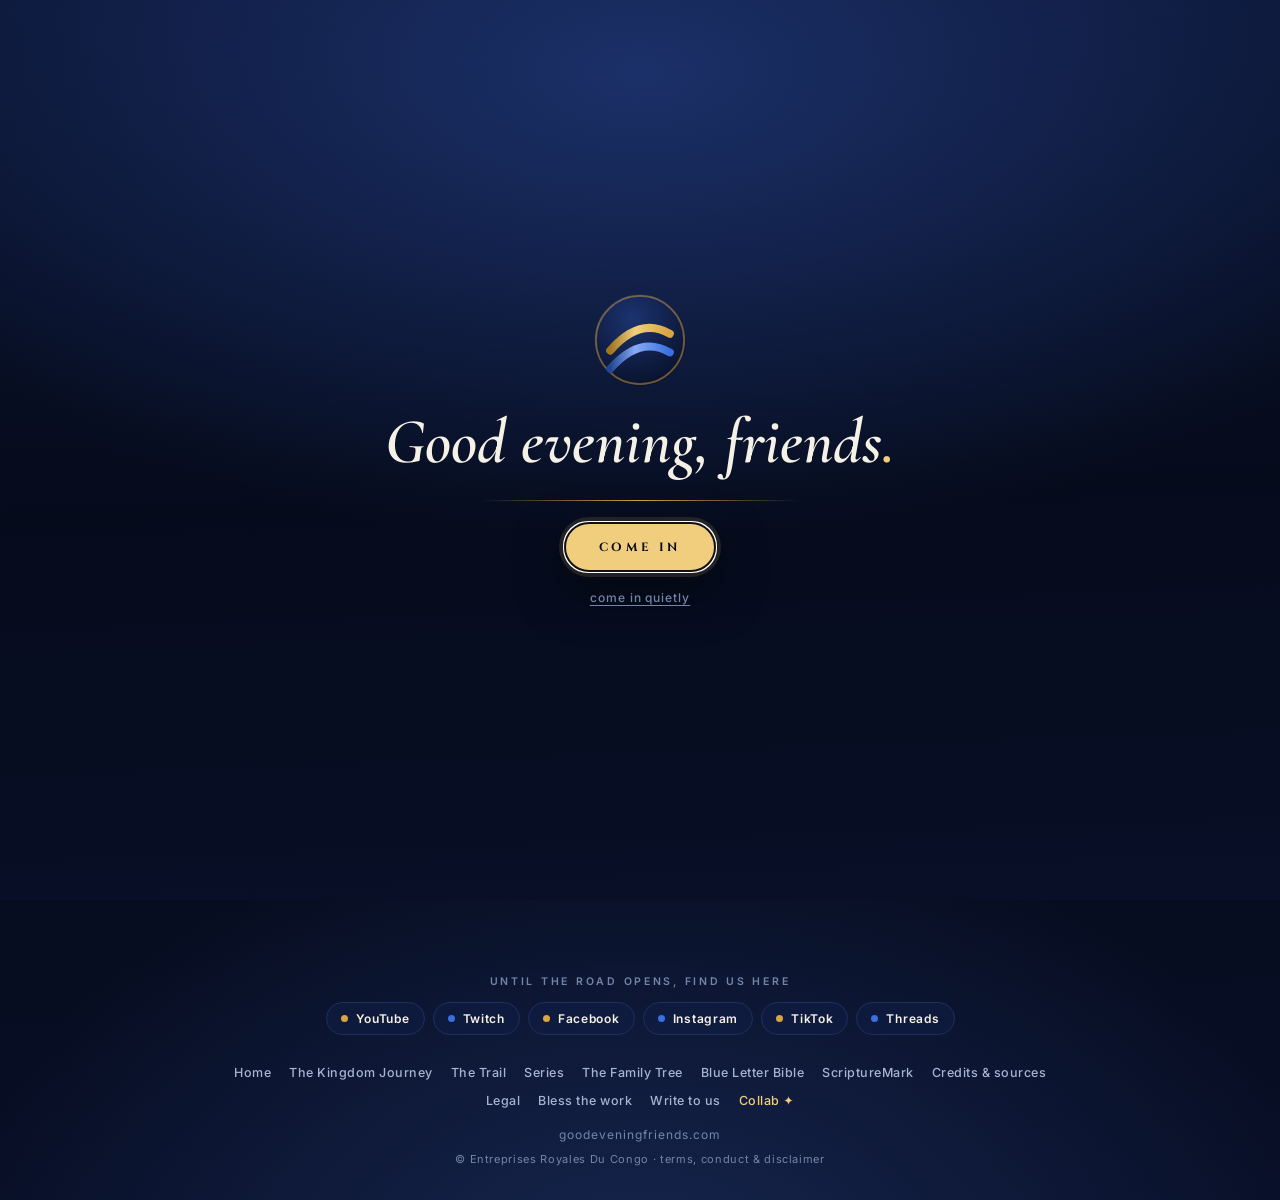
<file: index.html>
<!doctype html>
<html lang="en">
<head>
<meta charset="utf-8">
<meta name="viewport" content="width=device-width, initial-scale=1">
<title>Good evening, friends.</title>
<meta name="description" content="Good evening, friends. Bible Studies · Scripture Breakdown. Pilgrims and strangers — from God, and back to God, through Christ. Something is coming in October.">
<meta property="og:type" content="website">
<meta property="og:title" content="Good evening, friends.">
<meta property="og:description" content="Bible Studies · Scripture Breakdown. Pilgrims and strangers — from God, and back to God, through Christ. Something is coming in October.">
<meta property="og:image" content="https://goodeveningfriends.com/assets/og_channel_1200x630.png">
<meta property="og:url" content="https://goodeveningfriends.com/">
<meta property="og:site_name" content="Good evening, friends.">
<meta name="twitter:card" content="summary_large_image">
<meta name="theme-color" content="#050B1B">
<link rel="icon" type="image/png" sizes="192x192" href="/assets/mark_192.png">
<link rel="apple-touch-icon" href="/assets/mark_192.png">
<link rel="preconnect" href="https://fonts.googleapis.com"><link rel="preconnect" href="https://fonts.gstatic.com" crossorigin>
<link rel="stylesheet" href="https://fonts.googleapis.com/css2?family=Cinzel:wght@600;700&family=Cormorant+Garamond:ital,wght@1,500;1,600&family=Inter:wght@500;600&display=swap">
<style>
:root{--night-900:#050B1B;--night-800:#0A1330;--line:#1E3060;--gold-500:#D9A441;--gold-300:#F0CE7E;--blue-500:#3B6FE0;--blue-300:#86AAF5;--parchment:#F6F1E6;--mist:#A7B4D1;--mist-dim:#7385A8;
--ff-display:'Cinzel',Georgia,serif;--ff-quote:'Cormorant Garamond',Georgia,serif;--ff-ui:'Inter',system-ui,sans-serif}
*{margin:0;box-sizing:border-box}
html{background:#050B1B;min-height:100%}
body{min-height:100%}
body{background:radial-gradient(120% 90% at 50% 8%,#1B3068 0%,transparent 58%),radial-gradient(90% 70% at 50% 108%,#17264F 0%,transparent 60%),linear-gradient(178deg,#0A1330 0%,#050B1B 55%,#080F27 100%);color:var(--parchment);font-family:var(--ff-ui);-webkit-font-smoothing:antialiased;overflow-x:hidden}
.stage{position:relative;min-height:100svh;display:flex;flex-direction:column;align-items:center;justify-content:center;text-align:center;padding:48px 20px 40px}
.stars,.rails{position:absolute;inset:0;width:100%;height:100%;pointer-events:none}
.stars{opacity:.55}
.rails{opacity:.9}
.halo{position:absolute;left:50%;top:50%;width:min(1100px,140vw);height:min(560px,70vh);transform:translate(-50%,-56%);border-radius:50%;background:radial-gradient(closest-side,rgba(59,111,224,.22),rgba(59,111,224,.05) 55%,transparent 100%);pointer-events:none}
.z{position:relative;z-index:2;display:flex;flex-direction:column;align-items:center}
.mark{width:clamp(72px,10vw,104px);height:clamp(72px,10vw,104px)}
.gef{font-family:var(--ff-quote);font-style:italic;font-weight:600;font-size:clamp(40px,8.4vw,108px);line-height:1.02;color:var(--parchment);margin-top:22px;text-wrap:balance}
.gef .dot{color:var(--gold-300)}
.rule{height:1px;width:min(420px,64vw);background:linear-gradient(90deg,transparent,var(--gold-500),transparent);margin:26px 0 20px}
.desc{font-family:var(--ff-display);font-weight:600;text-transform:uppercase;letter-spacing:.3em;font-size:clamp(11px,1.6vw,17px);color:var(--mist)}
.intrigue{font-family:var(--ff-display);font-weight:600;text-transform:uppercase;letter-spacing:.34em;font-size:clamp(10px,1.4vw,14px);color:var(--gold-300);margin-top:22px}
.theme{font-family:var(--ff-quote);font-style:italic;font-size:clamp(17px,2.2vw,22px);color:var(--parchment);margin-top:30px;max-width:44ch;line-height:1.45}
.verse{font-family:var(--ff-quote);font-style:italic;font-size:clamp(14px,1.7vw,17px);color:var(--mist);margin-top:12px;max-width:52ch;line-height:1.5}
.verse b{display:block;font-family:var(--ff-ui);font-style:normal;font-weight:600;font-size:10.5px;letter-spacing:.22em;text-transform:uppercase;color:var(--gold-300);margin-top:6px}
.bottom{position:relative;z-index:2;text-align:center;padding:20px 20px 0}
.find{margin:0 auto;display:flex;flex-direction:column;align-items:center}
.find .kicker{font:600 10.5px var(--ff-ui);letter-spacing:.26em;text-transform:uppercase;color:var(--mist-dim);margin-bottom:14px}
.pills{display:flex;gap:8px;flex-wrap:wrap;justify-content:center;max-width:760px}
.pills a{display:inline-flex;align-items:center;gap:8px;background:rgba(17,30,69,.62);border:1px solid var(--line);color:var(--parchment);font:600 12px var(--ff-ui);letter-spacing:.06em;padding:8px 14px;border-radius:100px;text-decoration:none;transition:border-color .15s,transform .15s}
.pills a:hover{border-color:var(--gold-500);transform:translateY(-1px)}
.pills a:focus-visible{outline:2px solid var(--gold-300);outline-offset:2px}
.pills a i{width:7px;height:7px;border-radius:50%;background:var(--gold-500);display:inline-block}
.pills a.b i{background:var(--blue-500)}
footer{position:relative;z-index:2;text-align:center;padding:26px 20px 34px;color:var(--mist-dim);font-size:12px;letter-spacing:.08em}
footer a{color:var(--mist-dim);text-decoration:none}
.sitemap{display:flex;flex-wrap:wrap;justify-content:center;gap:4px 18px;margin:0 auto 14px;max-width:820px}
.sitemap a{color:var(--mist);font:500 12.5px var(--ff-ui);letter-spacing:.04em;padding:4px 0;border-bottom:1px solid transparent}
.sitemap a:hover{color:var(--gold-300);border-bottom-color:rgba(217,164,65,.5)}
.sitemap a.collab{color:var(--gold-300)}
.owner{margin-top:10px;font-size:11px;letter-spacing:.06em;color:var(--mist-dim)}
/* arrival */
.z>*,.find,.sitemap{opacity:0;transform:translateY(8px);animation:up .9s ease forwards}
.mark{animation-delay:.1s}.gef{animation-delay:.35s}.rule{animation-delay:.7s}.desc{animation-delay:.85s}.intrigue{animation-delay:1.15s}.theme{animation-delay:1.35s}.verse{animation-delay:1.5s}.find{animation-delay:1.7s}.sitemap{animation-delay:1.9s}
.gef .dot{opacity:0;animation:in .6s ease 1.25s forwards}
.rails path{stroke-dasharray:1400;stroke-dashoffset:1400;animation:draw 2.4s ease .2s forwards}
.rails path.b{animation-delay:.45s}
@keyframes up{to{opacity:1;transform:none}}
@keyframes in{to{opacity:1}}
@keyframes draw{to{stroke-dashoffset:0}}
body:not(.arrived) .z>*,body:not(.arrived) .find,body:not(.arrived) .sitemap,body:not(.arrived) .gef .dot,body:not(.arrived) .rails path{animation-play-state:paused}
@media(prefers-reduced-motion:reduce){.z>*,.find,.sitemap,.gef .dot{opacity:1;transform:none;animation:none}.rails path{stroke-dashoffset:0;animation:none}}
</style>
<script src="/assets/herald.js?v=1" defer></script>
</head>
<body>
<div id="sitenav" data-here="home"></div>
<main class="stage">
  <svg class="stars" viewBox="0 0 1200 800" preserveAspectRatio="xMidYMid slice" xmlns="http://www.w3.org/2000/svg" aria-hidden="true">
    <g fill="#F6F1E6">
      <circle cx="88" cy="112" r="1.1" opacity=".5"/><circle cx="214" cy="60" r=".8" opacity=".35"/><circle cx="330" cy="150" r="1.3" opacity=".6"/><circle cx="470" cy="42" r=".9" opacity=".4"/><circle cx="560" cy="130" r=".7" opacity=".3"/><circle cx="690" cy="70" r="1.2" opacity=".55"/><circle cx="820" cy="160" r=".8" opacity=".4"/><circle cx="940" cy="52" r="1" opacity=".5"/><circle cx="1060" cy="120" r="1.3" opacity=".6"/><circle cx="1150" cy="36" r=".7" opacity=".3"/>
      <circle cx="40" cy="260" r=".9" opacity=".35"/><circle cx="160" cy="330" r="1.1" opacity=".5"/><circle cx="290" cy="240" r=".7" opacity=".3"/><circle cx="410" cy="300" r="1" opacity=".45"/><circle cx="640" cy="230" r=".8" opacity=".35"/><circle cx="760" cy="290" r="1.2" opacity=".55"/><circle cx="900" cy="250" r=".9" opacity=".4"/><circle cx="1030" cy="320" r=".7" opacity=".3"/><circle cx="1130" cy="220" r="1.1" opacity=".5"/>
      <circle cx="120" cy="470" r=".8" opacity=".3"/><circle cx="360" cy="430" r=".9" opacity=".35"/><circle cx="600" cy="480" r=".7" opacity=".25"/><circle cx="840" cy="440" r="1" opacity=".4"/><circle cx="1080" cy="470" r=".8" opacity=".3"/>
    </g>
  </svg>
  <svg class="rails" viewBox="0 0 1200 800" preserveAspectRatio="none" xmlns="http://www.w3.org/2000/svg" aria-hidden="true">
    <defs>
      <linearGradient id="rg" x1="0" x2="1"><stop offset="0" stop-color="#D9A441" stop-opacity="0"/><stop offset=".2" stop-color="#F0CE7E"/><stop offset=".8" stop-color="#D9A441"/><stop offset="1" stop-color="#A2761F" stop-opacity="0"/></linearGradient>
      <linearGradient id="rb" x1="0" x2="1"><stop offset="0" stop-color="#3B6FE0" stop-opacity="0"/><stop offset=".2" stop-color="#86AAF5"/><stop offset=".8" stop-color="#3B6FE0"/><stop offset="1" stop-color="#21458F" stop-opacity="0"/></linearGradient>
      <filter id="glow" x="-10%" y="-50%" width="120%" height="200%"><feGaussianBlur stdDeviation="4" result="b"/><feMerge><feMergeNode in="b"/><feMergeNode in="SourceGraphic"/></feMerge></filter>
    </defs>
    <g filter="url(#glow)">
      <path class="b" d="M0 610 C 260 560, 520 700, 760 630 S 1080 520, 1200 560" fill="none" stroke="url(#rb)" stroke-width="3" opacity=".7"/>
      <path d="M0 700 C 260 650, 520 780, 760 710 S 1080 610, 1200 650" fill="none" stroke="url(#rg)" stroke-width="3" opacity=".7"/>
    </g>
  </svg>
  <div class="halo"></div>

  <div class="z">
    <div class="mark"><svg viewBox="0 0 74 74" xmlns="http://www.w3.org/2000/svg" role="img" aria-label="Good evening, friends"><defs><linearGradient id="mg" x1="0" y1="0" x2="1" y2="0"><stop offset="0%" stop-color="#A2761F"/><stop offset="42%" stop-color="#F0CE7E"/><stop offset="100%" stop-color="#D9A441"/></linearGradient><linearGradient id="mb" x1="0" y1="0" x2="1" y2="0"><stop offset="0%" stop-color="#21458F"/><stop offset="42%" stop-color="#86AAF5"/><stop offset="100%" stop-color="#3B6FE0"/></linearGradient><radialGradient id="mbg" cx="42%" cy="26%" r="82%"><stop offset="0%" stop-color="#1C3370"/><stop offset="100%" stop-color="#070F26"/></radialGradient></defs><circle cx="37" cy="37" r="37" fill="url(#mbg)"/><circle cx="37" cy="37" r="35.5" fill="none" stroke="#D9A441" stroke-width="1.5" opacity=".48"/><path d="M 13 45.5 Q 37 18 61 32" fill="none" stroke="url(#mg)" stroke-width="6.4" stroke-linecap="round"/><path d="M 13 60.3 Q 37 32.9 61 47" fill="none" stroke="url(#mb)" stroke-width="6.4" stroke-linecap="round"/></svg></div>
    <h1 class="gef">Good evening, friends<span class="dot">.</span></h1>
    <div class="rule"></div>
    <div class="desc">Bible Studies &nbsp;·&nbsp; Scripture Breakdown</div>
    <div class="intrigue">Something is coming &nbsp;·&nbsp; October</div>
    <div class="theme">Pilgrims and strangers — from God, and back to God, through Christ. A journey up the straight and narrow road, past sin, death, lust and the powers of this world.</div>
    <div class="verse">“Strait is the gate, and narrow is the way, which leadeth unto life, and few there be that find it.”<b>Matthew 7:14</b></div>
  </div>

</main>
<div class="bottom">
  <div class="find">
    <div class="kicker">Until the road opens, find us here</div>
    <nav class="pills" aria-label="Find us">
      <a href="https://www.youtube.com/@Goodeveningfriends7" target="_blank" rel="noopener"><i></i>YouTube</a>
      <a class="b" href="https://www.twitch.tv/goodeveningfriends7" target="_blank" rel="noopener"><i></i>Twitch</a>
      <a href="https://www.facebook.com/goodeveningfriends7" target="_blank" rel="noopener"><i></i>Facebook</a>
      <a class="b" href="https://www.instagram.com/goodeveningfriends_7/" target="_blank" rel="noopener"><i></i>Instagram</a>
      <a href="https://www.tiktok.com/@goodeveningfriend3" target="_blank" rel="noopener"><i></i>TikTok</a>
      <a class="b" href="https://www.threads.com/@goodeveningfriends_7" target="_blank" rel="noopener"><i></i>Threads</a>
    </nav>
  </div>
</div>
<footer>
  <nav class="sitemap" aria-label="Site map">
    <a href="/">Home</a><a href="/kingdom-journey">The Kingdom Journey</a><a href="/kingdom-journey#home">The Trail</a><a href="/series">Series</a><a href="/family-tree/">The Family Tree</a><a href="https://www.blueletterbible.org/" target="_blank" rel="noopener">Blue Letter Bible</a><a href="https://www.scripturemark.org/canvas" target="_blank" rel="noopener">ScriptureMark</a><a href="/kingdom-journey#credits">Credits &amp; sources</a><a href="/legal/">Legal</a><a href="/kingdom-journey#bless">Bless the work</a><a href="mailto:goodeveningfriends7@gmail.com">Write to us</a><a class="collab" href="mailto:goodeveningfriends7@gmail.com?subject=Collab%20with%20Good%20evening%2C%20friends">Collab ✦</a>
  </nav>
  goodeveningfriends.com
  <div class="owner">© Entreprises Royales Du Congo · <a href="/legal/">terms, conduct &amp; disclaimer</a></div>
</footer>
<script src="/assets/sitenav.js?v=1" defer></script>
</body>
</html>
</file>
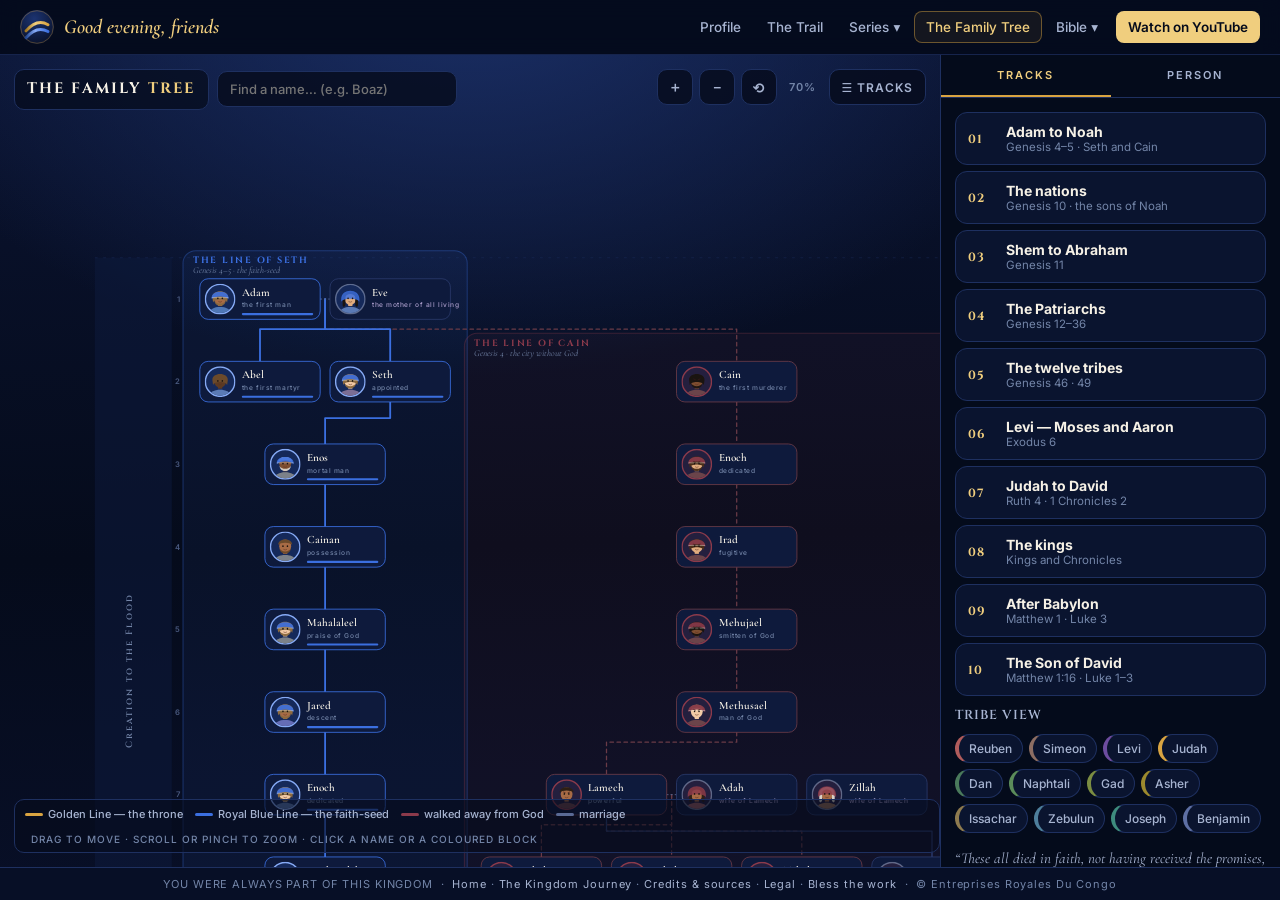
<file: family-tree/index.html>
<!doctype html>
<html lang="en">
<head>
<meta charset="utf-8">
<meta name="viewport" content="width=device-width, initial-scale=1">
<title>The Family Tree · Good evening, friends.</title>
<meta name="description" content="The genealogies everyone skips, made into a map you can walk: every name from Adam to the Son of David, in colour-blocked lanes, with the Golden Line and the Royal Blue Line drawn through them.">
<meta name="robots" content="noindex">
<meta name="theme-color" content="#0A1330">
<link rel="icon" type="image/png" sizes="192x192" href="/assets/mark_192.png">
<link rel="preconnect" href="https://fonts.googleapis.com"><link rel="preconnect" href="https://fonts.gstatic.com" crossorigin>
<link rel="stylesheet" href="https://fonts.googleapis.com/css2?family=Cinzel:wght@400;600;700&family=Cormorant+Garamond:ital,wght@0,400;0,500;0,600;1,400;1,500;1,600&family=Inter:wght@400;500;600;700&display=swap">
<link rel="stylesheet" href="tree.css?v=2">
</head>
<body>
<div id="sitenav" data-here="tree"></div>
<div class="app">
  <div class="stage">
    <svg id="tree" xmlns="http://www.w3.org/2000/svg" role="img" aria-label="The family tree of the Bible, from Adam to the Son of David"></svg>
    <div class="hud"><div class="title">THE FAMILY <i>TREE</i></div><div class="search"><input id="search" type="search" placeholder="Find a name… (e.g. Boaz)" autocomplete="off"><div id="searchOut"></div></div></div>
    <div class="ctl"><button id="zoomIn" title="Zoom in">＋</button><button id="zoomOut" title="Zoom out">－</button><button id="zoomFit" title="Fit the whole tree">⟲</button><span id="zoomLab">100%</span><button id="sbToggle" title="Show or hide the side panel">☰ TRACKS</button></div>
    <div id="traceNote" hidden></div>
    <div class="legend"><span><i style="background:var(--gold-500)"></i>Golden Line — the throne</span><span><i style="background:var(--blue-500)"></i>Royal Blue Line — the faith-seed</span><span><i style="background:#8B3A4B"></i>walked away from God</span><span><i style="background:#5a6a95"></i>marriage</span><span class="hint">drag to move · scroll or pinch to zoom · click a name or a coloured block</span></div>
  </div>
  <aside class="sidebar">
    <div class="sbtabs"><button class="sbtab on" data-tab="tracks">Tracks</button><button class="sbtab" data-tab="person">Person</button></div>
    <div class="sbpane" data-pane="tracks">
      <div id="tracks"></div>
      <h3>TRIBE VIEW</h3><div id="tribes"></div>
      <div class="sbnote">“These all died in faith, not having received the promises, but having seen them afar off… and confessed that they were strangers and pilgrims on the earth.”<span>Hebrews 11:13</span></div>
      <div class="sbnote" style="font-size:13.5px;font-style:normal;color:var(--mist-dim)">Every name here is a real person in the Book. The gold rail runs down the throne to the King of the Jews; the blue rail runs down the faith-seed — through David’s son Nathan — to Mary. They meet in one Person. The little figures are placeholders: each name is being given its own character.</div>
    </div>
    <div class="sbpane" data-pane="person" hidden><div id="panelBody"><div class="empty">Click a name on the tree.</div></div></div>
  </aside>
</div>
<footer>YOU WERE ALWAYS PART OF THIS KINGDOM &nbsp;·&nbsp; <a href="/">Home</a> · <a href="/kingdom-journey">The Kingdom Journey</a> · <a href="/kingdom-journey#credits">Credits &amp; sources</a> · <a href="/legal/">Legal</a> · <a href="/kingdom-journey#bless">Bless the work</a> &nbsp;·&nbsp; © Entreprises Royales Du Congo</footer>
<script src="/assets/sitenav.js?v=1" defer></script>
<script type="module" src="tree.js?v=2"></script>
</body>
</html>
</file>
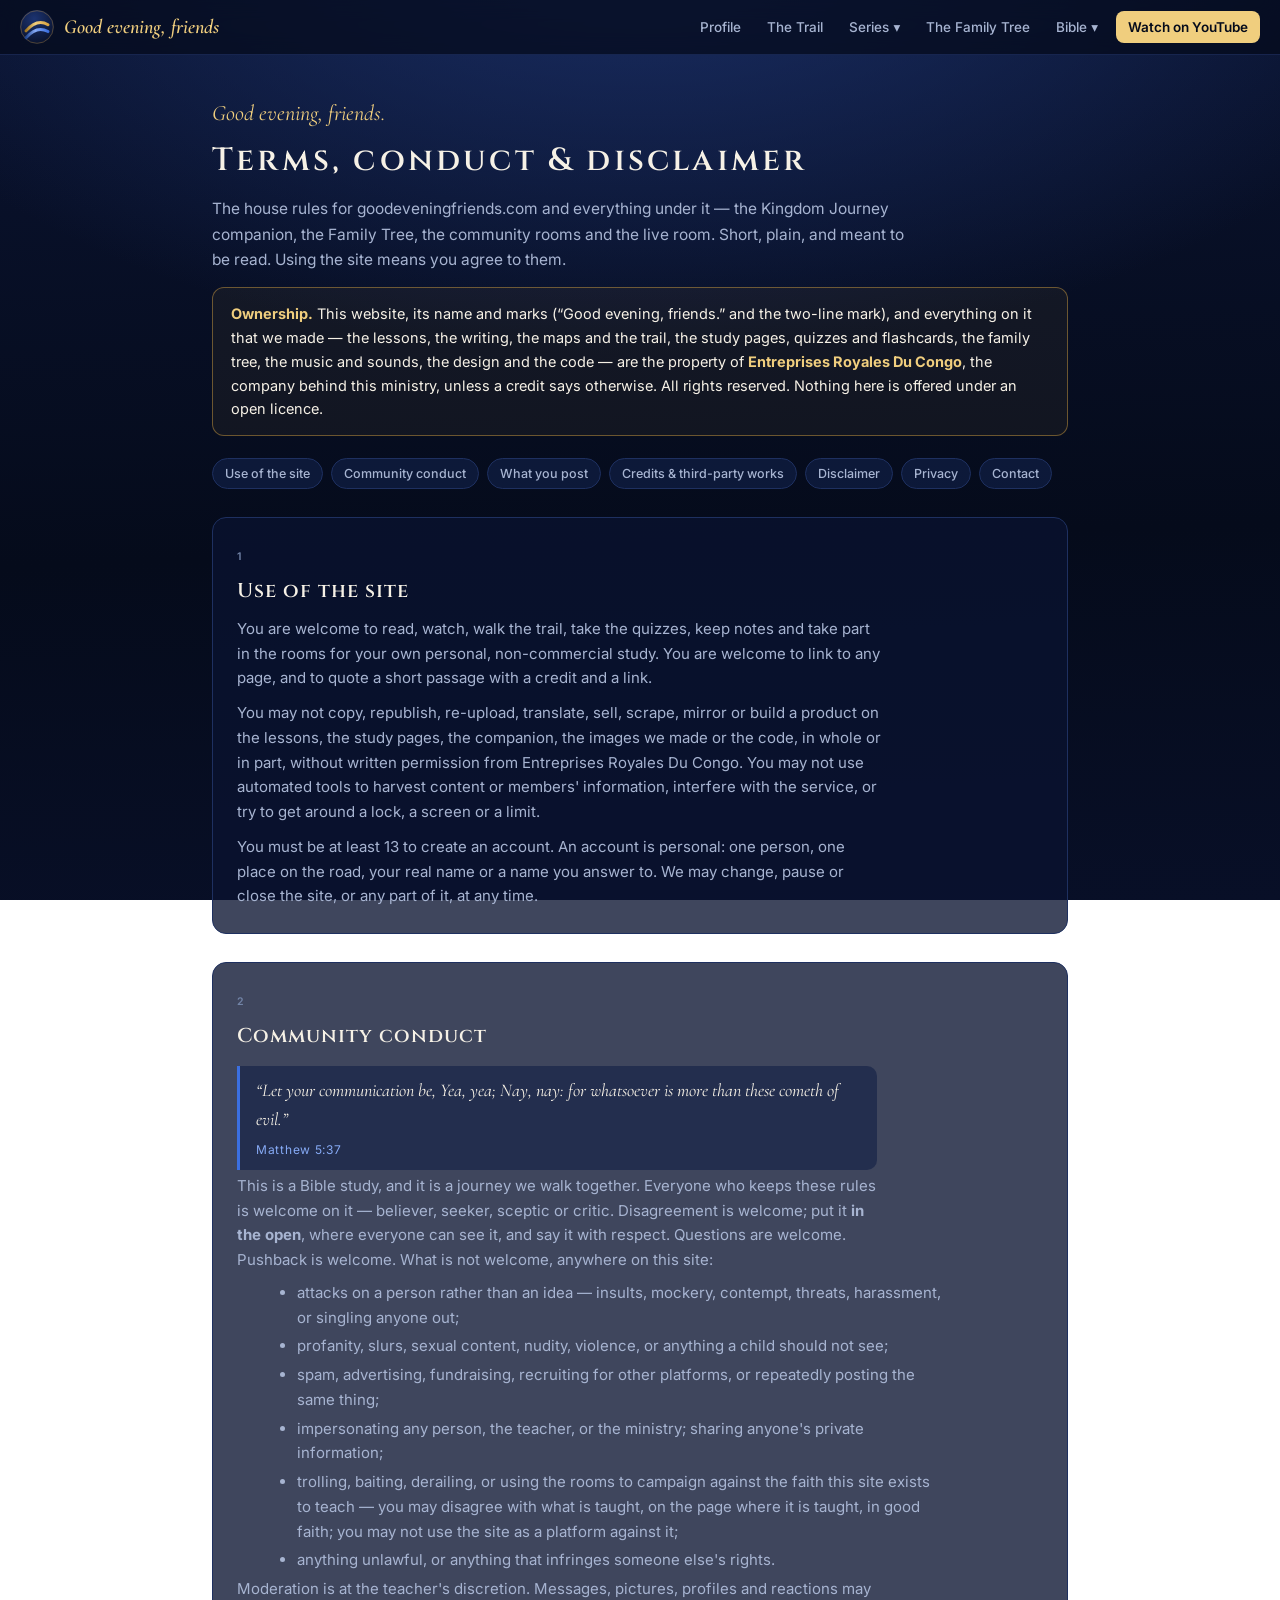
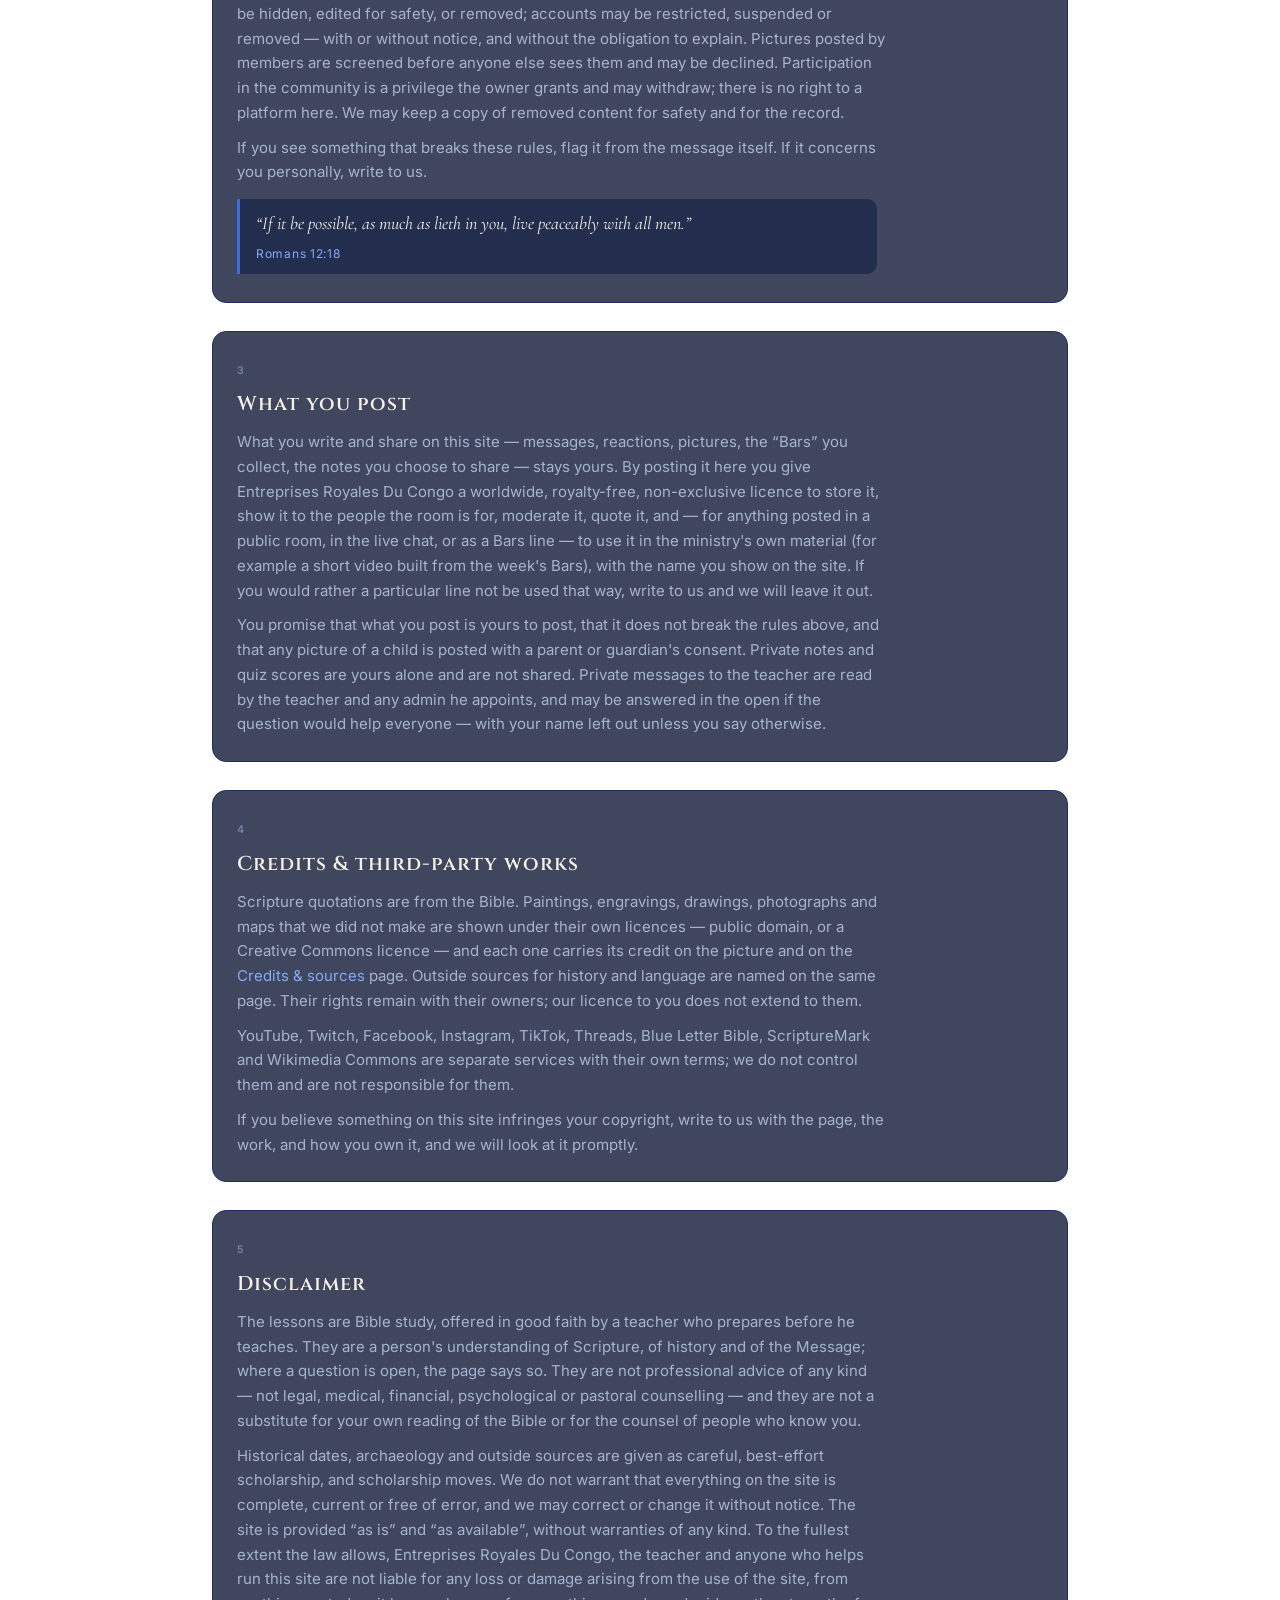
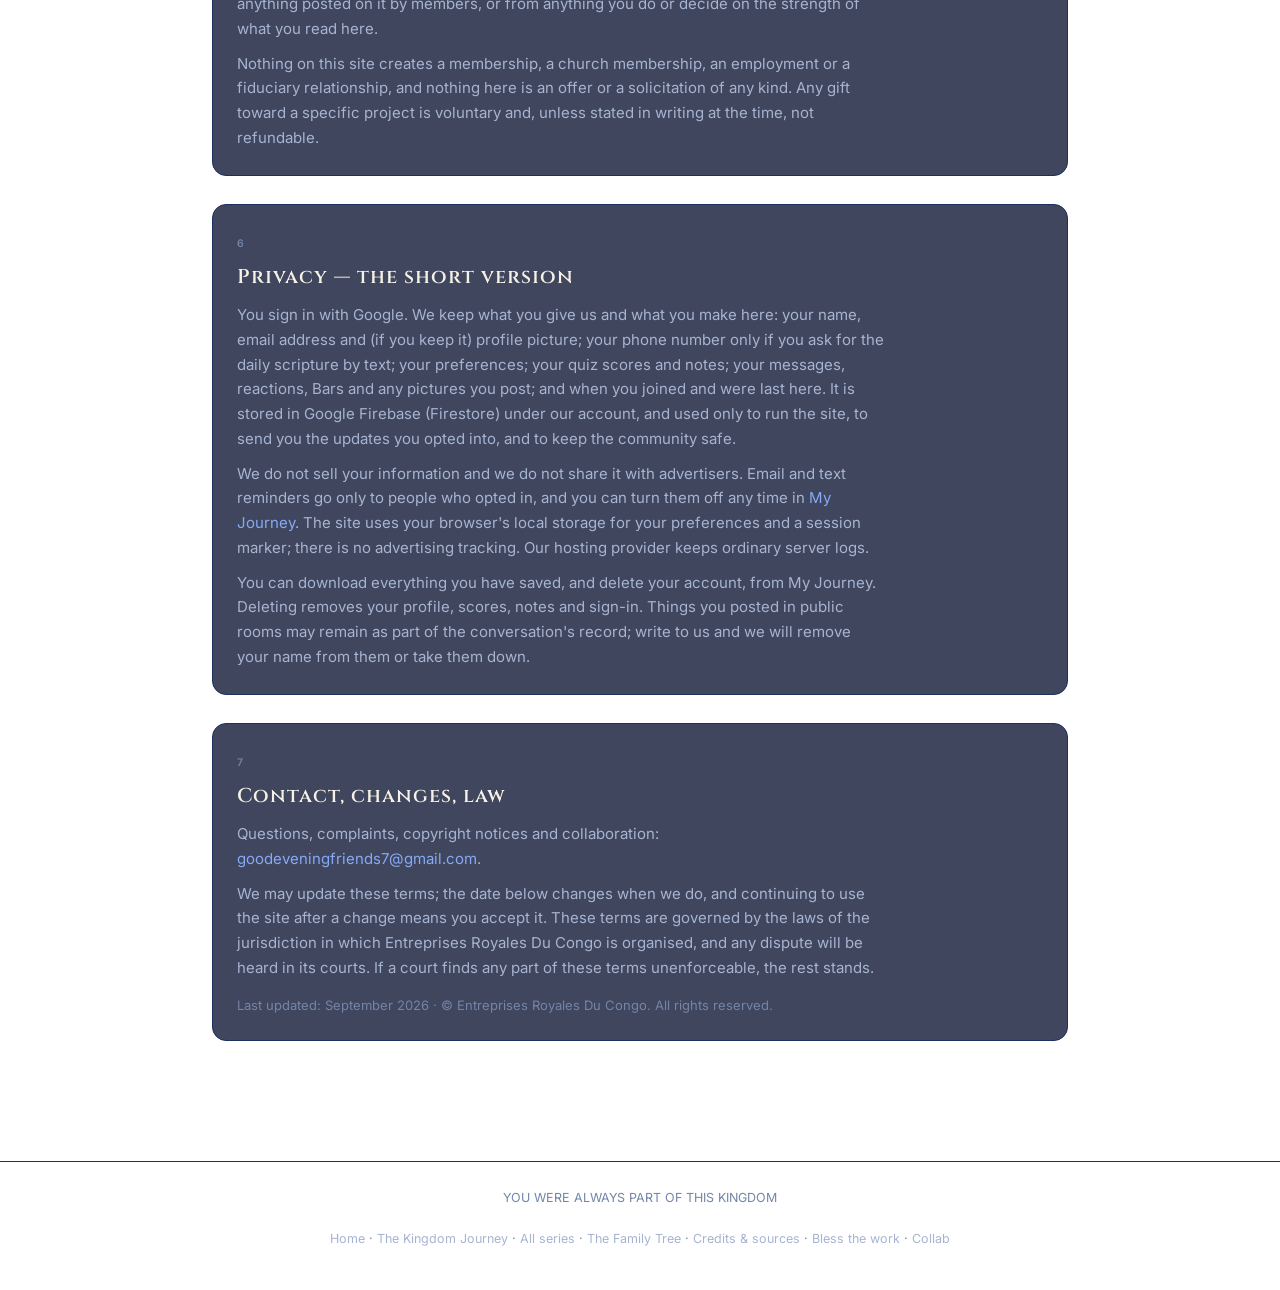
<file: legal/index.html>
<!doctype html>
<html lang="en">
<head>
<meta charset="utf-8">
<meta name="viewport" content="width=device-width, initial-scale=1">
<title>Terms, conduct &amp; disclaimer · Good evening, friends.</title>
<meta name="description" content="Ownership, terms of use, community conduct, disclaimer and privacy for goodeveningfriends.com — a site of Entreprises Royales Du Congo.">
<meta name="robots" content="noindex">
<meta name="theme-color" content="#0A1330">
<link rel="icon" type="image/png" sizes="192x192" href="/assets/mark_192.png">
<link rel="preconnect" href="https://fonts.googleapis.com"><link rel="preconnect" href="https://fonts.gstatic.com" crossorigin>
<link rel="stylesheet" href="https://fonts.googleapis.com/css2?family=Cinzel:wght@400;600;700&family=Cormorant+Garamond:ital,wght@0,400;0,500;0,600;1,400;1,500&family=Inter:wght@400;500;600;700&display=swap">
<style>
:root{--night-900:#050B1B;--night-800:#0A1330;--line:#1E3060;--gold-500:#D9A441;--gold-300:#F0CE7E;--blue-500:#3B6FE0;--blue-300:#86AAF5;--parchment:#F6F1E6;--mist:#A7B4D1;--mist-dim:#7385A8;
--ff-display:'Cinzel',Georgia,serif;--ff-quote:'Cormorant Garamond',Georgia,serif;--ff-ui:'Inter',system-ui,sans-serif}
*{margin:0;box-sizing:border-box}html{scroll-behavior:smooth}
body{background:radial-gradient(120% 90% at 50% -10%,#1B3068 0%,transparent 55%),linear-gradient(178deg,#0A1330 0%,#050B1B 60%,#080F27 100%);background-attachment:fixed;color:var(--parchment);font-family:var(--ff-ui);font-size:15.5px;line-height:1.65;min-height:100vh;-webkit-font-smoothing:antialiased}
a{color:var(--blue-300);text-decoration:none}
.wrap{max-width:900px;margin:0 auto;padding:40px 22px 60px}
.kicker{font-family:var(--ff-quote);font-style:italic;font-size:22px;color:var(--gold-300)}
h1{font-family:var(--ff-display);font-weight:600;letter-spacing:.1em;font-size:clamp(22px,4vw,32px);margin:4px 0 8px}
.lede{color:var(--mist);max-width:70ch}
.owner{margin-top:14px;border:1px solid rgba(217,164,65,.45);border-radius:12px;padding:14px 18px;background:rgba(217,164,65,.06);font-size:14.5px}
.owner b{color:var(--gold-300)}
.toc{display:flex;gap:8px;flex-wrap:wrap;margin:22px 0 10px}
.toc a{background:rgba(17,30,69,.7);border:1px solid var(--line);color:var(--mist);font:500 12.5px var(--ff-ui);padding:7px 12px;border-radius:100px}
.toc a:hover{color:var(--gold-300);border-color:rgba(217,164,65,.5)}
article{margin-top:28px;border:1px solid var(--line);border-radius:14px;background:rgba(10,19,48,.78);padding:24px;scroll-margin-top:80px}
.eyebrow{font:600 10.5px var(--ff-ui);letter-spacing:.22em;text-transform:uppercase;color:var(--mist-dim)}
h2{font-family:var(--ff-display);font-weight:600;letter-spacing:.05em;font-size:20px;margin:6px 0 10px}
article p,article li{color:var(--mist);font-size:15px;max-width:72ch}
article p+p{margin-top:10px}
article ul{margin:8px 0 4px 20px}
article li{margin:4px 0}
.vq{border-left:3px solid var(--blue-500);padding:10px 16px;background:rgba(17,30,69,.6);border-radius:0 10px 10px 0;margin:14px 0 4px;font-family:var(--ff-quote);font-style:italic;font-size:18px;color:var(--parchment);max-width:640px}
.vq span{display:block;font-style:normal;font-family:var(--ff-ui);color:var(--blue-300);font-size:12px;margin-top:5px;letter-spacing:.06em}
.note{margin-top:28px;border:1px dashed rgba(134,170,245,.45);border-radius:12px;padding:14px 18px;color:var(--mist);font-size:13.5px}
footer{margin-top:60px;border-top:1px solid var(--line);padding:26px 22px 40px;text-align:center;color:var(--mist-dim);font-size:12.5px}
footer a{color:var(--mist)}
</style>
</head>
<body>
<div id="sitenav" data-here="legal"></div>
<div class="wrap">
  <div class="kicker">Good evening, friends.</div>
  <h1>Terms, conduct &amp; disclaimer</h1>
  <p class="lede">The house rules for goodeveningfriends.com and everything under it — the Kingdom Journey companion, the Family Tree, the community rooms and the live room. Short, plain, and meant to be read. Using the site means you agree to them.</p>
  <div class="owner"><b>Ownership.</b> This website, its name and marks (“Good evening, friends.” and the two-line mark), and everything on it that we made — the lessons, the writing, the maps and the trail, the study pages, quizzes and flashcards, the family tree, the music and sounds, the design and the code — are the property of <b>Entreprises Royales Du Congo</b>, the company behind this ministry, unless a credit says otherwise. All rights reserved. Nothing here is offered under an open licence.</div>
  <nav class="toc" aria-label="Sections"><a href="#use">Use of the site</a><a href="#conduct">Community conduct</a><a href="#yours">What you post</a><a href="#credits">Credits &amp; third-party works</a><a href="#disclaimer">Disclaimer</a><a href="#privacy">Privacy</a><a href="#contact">Contact</a></nav>

  <article id="use">
    <span class="eyebrow">1</span><h2>Use of the site</h2>
    <p>You are welcome to read, watch, walk the trail, take the quizzes, keep notes and take part in the rooms for your own personal, non-commercial study. You are welcome to link to any page, and to quote a short passage with a credit and a link.</p>
    <p>You may not copy, republish, re-upload, translate, sell, scrape, mirror or build a product on the lessons, the study pages, the companion, the images we made or the code, in whole or in part, without written permission from Entreprises Royales Du Congo. You may not use automated tools to harvest content or members' information, interfere with the service, or try to get around a lock, a screen or a limit.</p>
    <p>You must be at least 13 to create an account. An account is personal: one person, one place on the road, your real name or a name you answer to. We may change, pause or close the site, or any part of it, at any time.</p>
  </article>

  <article id="conduct">
    <span class="eyebrow">2</span><h2>Community conduct</h2>
    <div class="vq">“Let your communication be, Yea, yea; Nay, nay: for whatsoever is more than these cometh of evil.”<span>Matthew 5:37</span></div>
    <p>This is a Bible study, and it is a journey we walk together. Everyone who keeps these rules is welcome on it — believer, seeker, sceptic or critic. Disagreement is welcome; put it <b>in the open</b>, where everyone can see it, and say it with respect. Questions are welcome. Pushback is welcome. What is not welcome, anywhere on this site:</p>
    <ul>
      <li>attacks on a person rather than an idea — insults, mockery, contempt, threats, harassment, or singling anyone out;</li>
      <li>profanity, slurs, sexual content, nudity, violence, or anything a child should not see;</li>
      <li>spam, advertising, fundraising, recruiting for other platforms, or repeatedly posting the same thing;</li>
      <li>impersonating any person, the teacher, or the ministry; sharing anyone's private information;</li>
      <li>trolling, baiting, derailing, or using the rooms to campaign against the faith this site exists to teach — you may disagree with what is taught, on the page where it is taught, in good faith; you may not use the site as a platform against it;</li>
      <li>anything unlawful, or anything that infringes someone else's rights.</li>
    </ul>
    <p>Moderation is at the teacher's discretion. Messages, pictures, profiles and reactions may be hidden, edited for safety, or removed; accounts may be restricted, suspended or removed — with or without notice, and without the obligation to explain. Pictures posted by members are screened before anyone else sees them and may be declined. Participation in the community is a privilege the owner grants and may withdraw; there is no right to a platform here. We may keep a copy of removed content for safety and for the record.</p>
    <p>If you see something that breaks these rules, flag it from the message itself. If it concerns you personally, write to us.</p>
    <div class="vq">“If it be possible, as much as lieth in you, live peaceably with all men.”<span>Romans 12:18</span></div>
  </article>

  <article id="yours">
    <span class="eyebrow">3</span><h2>What you post</h2>
    <p>What you write and share on this site — messages, reactions, pictures, the “Bars” you collect, the notes you choose to share — stays yours. By posting it here you give Entreprises Royales Du Congo a worldwide, royalty-free, non-exclusive licence to store it, show it to the people the room is for, moderate it, quote it, and — for anything posted in a public room, in the live chat, or as a Bars line — to use it in the ministry's own material (for example a short video built from the week's Bars), with the name you show on the site. If you would rather a particular line not be used that way, write to us and we will leave it out.</p>
    <p>You promise that what you post is yours to post, that it does not break the rules above, and that any picture of a child is posted with a parent or guardian's consent. Private notes and quiz scores are yours alone and are not shared. Private messages to the teacher are read by the teacher and any admin he appoints, and may be answered in the open if the question would help everyone — with your name left out unless you say otherwise.</p>
  </article>

  <article id="credits">
    <span class="eyebrow">4</span><h2>Credits &amp; third-party works</h2>
    <p>Scripture quotations are from the Bible. Paintings, engravings, drawings, photographs and maps that we did not make are shown under their own licences — public domain, or a Creative Commons licence — and each one carries its credit on the picture and on the <a href="/kingdom-journey#credits">Credits &amp; sources</a> page. Outside sources for history and language are named on the same page. Their rights remain with their owners; our licence to you does not extend to them.</p>
    <p>YouTube, Twitch, Facebook, Instagram, TikTok, Threads, Blue Letter Bible, ScriptureMark and Wikimedia Commons are separate services with their own terms; we do not control them and are not responsible for them.</p>
    <p>If you believe something on this site infringes your copyright, write to us with the page, the work, and how you own it, and we will look at it promptly.</p>
  </article>

  <article id="disclaimer">
    <span class="eyebrow">5</span><h2>Disclaimer</h2>
    <p>The lessons are Bible study, offered in good faith by a teacher who prepares before he teaches. They are a person's understanding of Scripture, of history and of the Message; where a question is open, the page says so. They are not professional advice of any kind — not legal, medical, financial, psychological or pastoral counselling — and they are not a substitute for your own reading of the Bible or for the counsel of people who know you.</p>
    <p>Historical dates, archaeology and outside sources are given as careful, best-effort scholarship, and scholarship moves. We do not warrant that everything on the site is complete, current or free of error, and we may correct or change it without notice. The site is provided “as is” and “as available”, without warranties of any kind. To the fullest extent the law allows, Entreprises Royales Du Congo, the teacher and anyone who helps run this site are not liable for any loss or damage arising from the use of the site, from anything posted on it by members, or from anything you do or decide on the strength of what you read here.</p>
    <p>Nothing on this site creates a membership, a church membership, an employment or a fiduciary relationship, and nothing here is an offer or a solicitation of any kind. Any gift toward a specific project is voluntary and, unless stated in writing at the time, not refundable.</p>
  </article>

  <article id="privacy">
    <span class="eyebrow">6</span><h2>Privacy — the short version</h2>
    <p>You sign in with Google. We keep what you give us and what you make here: your name, email address and (if you keep it) profile picture; your phone number only if you ask for the daily scripture by text; your preferences; your quiz scores and notes; your messages, reactions, Bars and any pictures you post; and when you joined and were last here. It is stored in Google Firebase (Firestore) under our account, and used only to run the site, to send you the updates you opted into, and to keep the community safe.</p>
    <p>We do not sell your information and we do not share it with advertisers. Email and text reminders go only to people who opted in, and you can turn them off any time in <a href="/kingdom-journey#profile">My Journey</a>. The site uses your browser's local storage for your preferences and a session marker; there is no advertising tracking. Our hosting provider keeps ordinary server logs.</p>
    <p>You can download everything you have saved, and delete your account, from My Journey. Deleting removes your profile, scores, notes and sign-in. Things you posted in public rooms may remain as part of the conversation's record; write to us and we will remove your name from them or take them down.</p>
  </article>

  <article id="contact">
    <span class="eyebrow">7</span><h2>Contact, changes, law</h2>
    <p>Questions, complaints, copyright notices and collaboration: <a href="mailto:goodeveningfriends7@gmail.com">goodeveningfriends7@gmail.com</a>.</p>
    <p>We may update these terms; the date below changes when we do, and continuing to use the site after a change means you accept it. These terms are governed by the laws of the jurisdiction in which Entreprises Royales Du Congo is organised, and any dispute will be heard in its courts. If a court finds any part of these terms unenforceable, the rest stands.</p>
    <p style="margin-top:14px;font-size:13px;color:var(--mist-dim)">Last updated: September 2026 · © Entreprises Royales Du Congo. All rights reserved.</p>
  </article>

</div>
<footer>YOU WERE ALWAYS PART OF THIS KINGDOM<br><br><a href="/">Home</a> · <a href="/kingdom-journey">The Kingdom Journey</a> · <a href="/series">All series</a> · <a href="/family-tree/">The Family Tree</a> · <a href="/kingdom-journey#credits">Credits &amp; sources</a> · <a href="/kingdom-journey#bless">Bless the work</a> · <a href="mailto:goodeveningfriends7@gmail.com?subject=Collab%20with%20Good%20evening%2C%20friends">Collab</a></footer>
<script src="/assets/sitenav.js?v=1" defer></script>
</body>
</html>
</file>
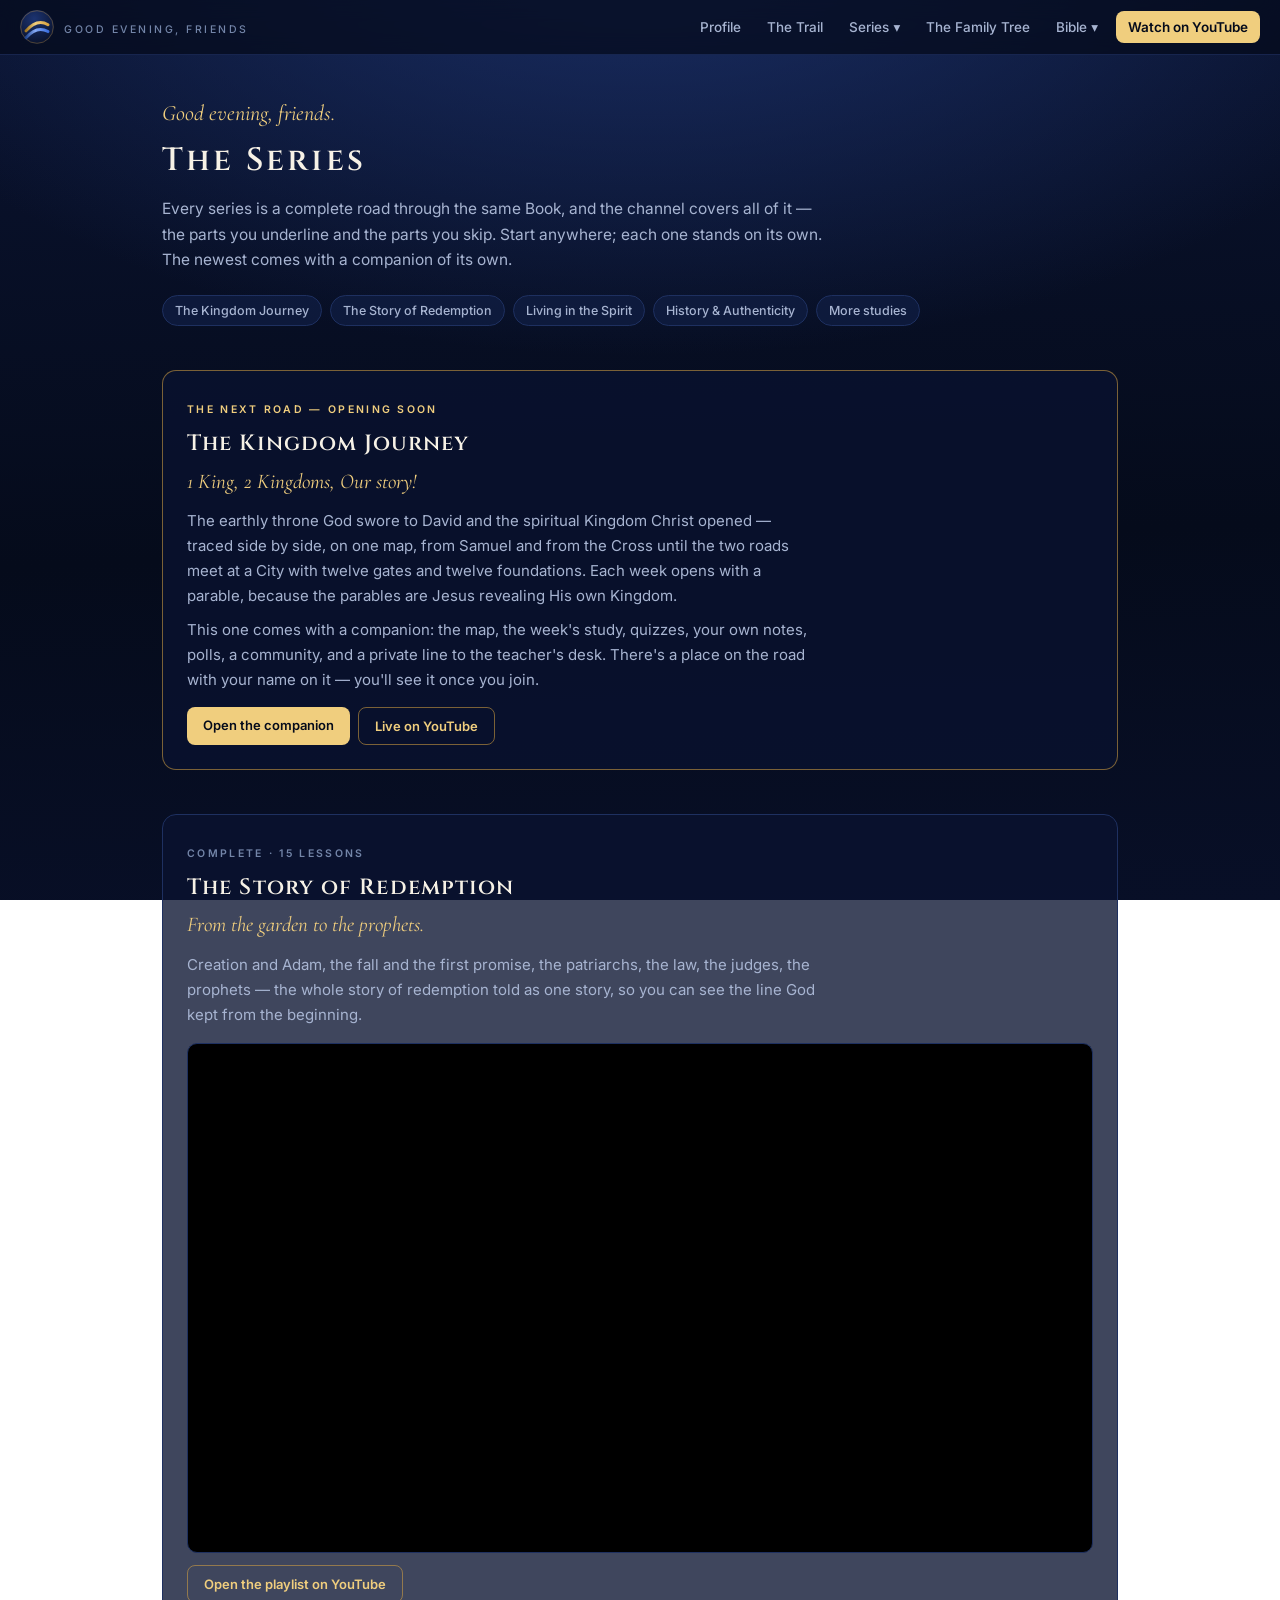
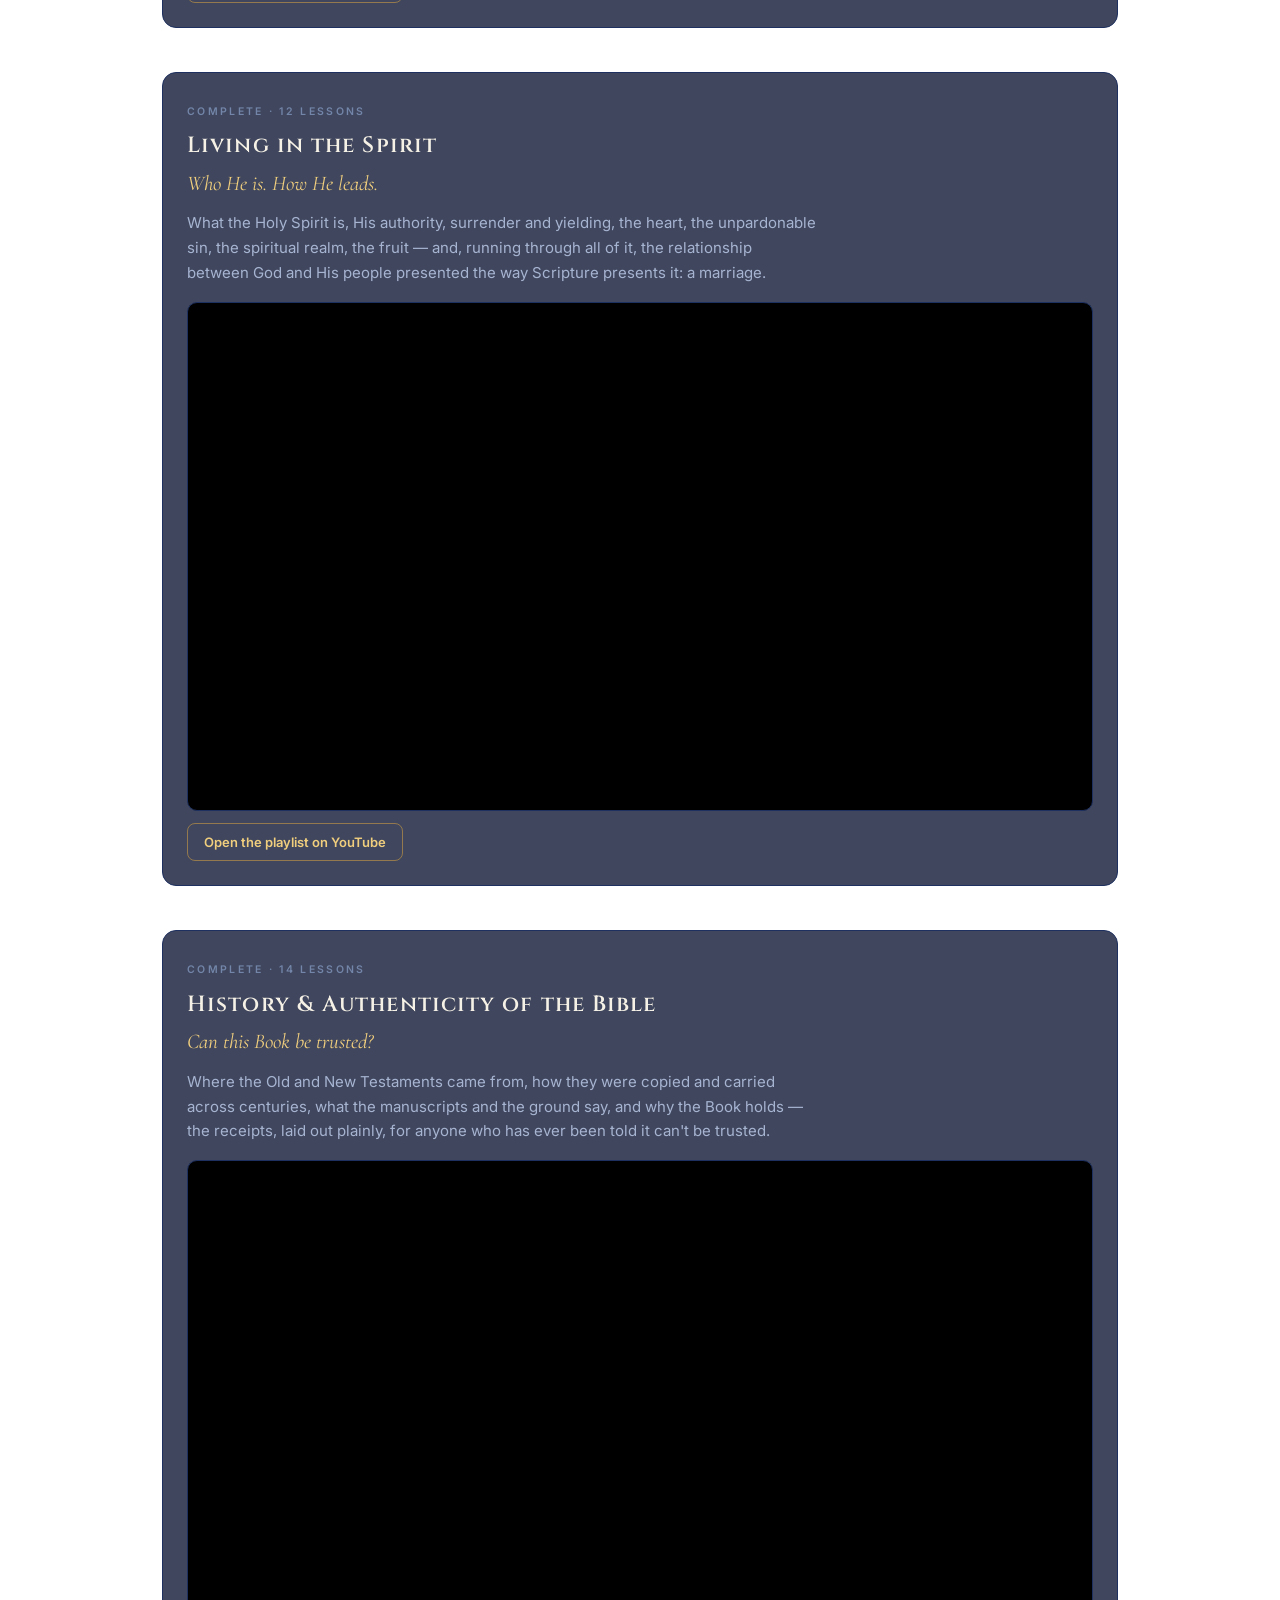
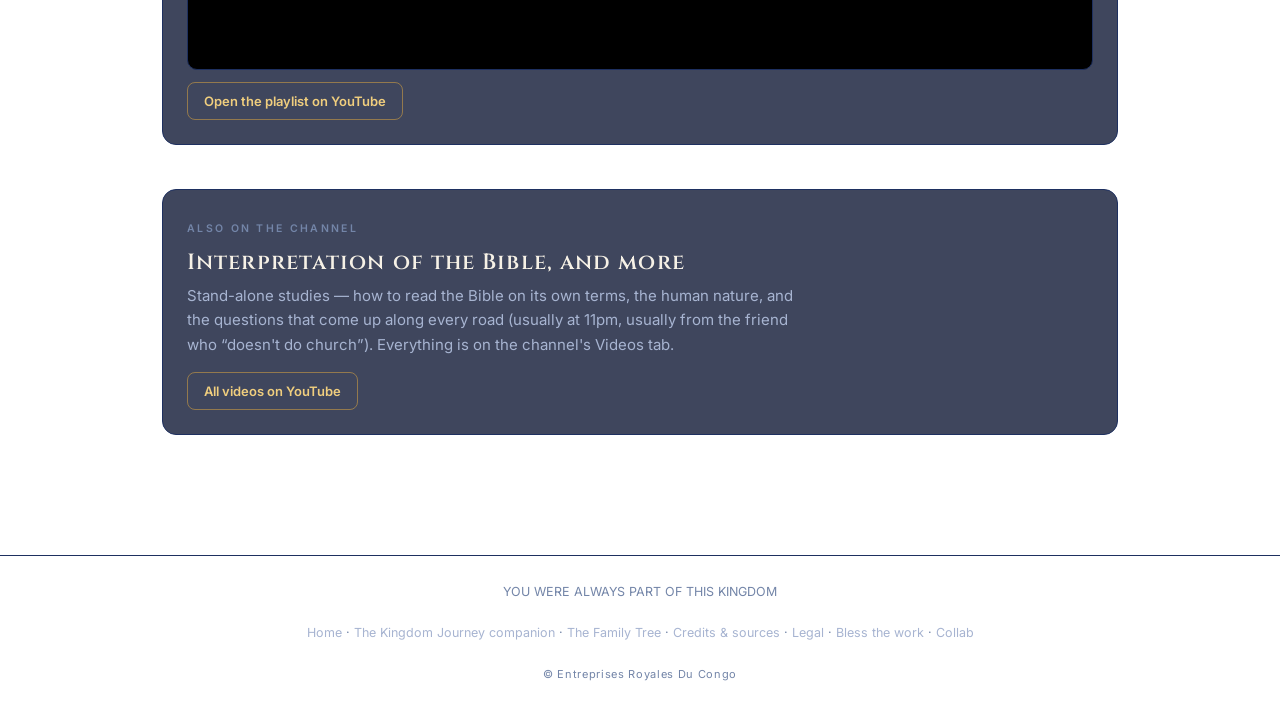
<file: series/index.html>
<!doctype html>
<html lang="en">
<head>
<meta charset="utf-8">
<meta name="viewport" content="width=device-width, initial-scale=1">
<meta name="robots" content="noindex">
<title>The Series · Good evening, friends.</title>
<meta name="description" content="Every road through the Book from Good evening, friends: The Kingdom Journey, The Story of Redemption, Living in the Spirit, History & Authenticity of the Bible, and more.">
<meta property="og:type" content="website">
<meta property="og:title" content="The Series · Good evening, friends.">
<meta property="og:description" content="One channel, many roads through the same Book.">
<meta property="og:image" content="https://goodeveningfriends.com/assets/og_channel_1200x630.png">
<meta name="theme-color" content="#0A1330">
<link rel="icon" type="image/png" sizes="192x192" href="/assets/mark_192.png">
<link rel="preconnect" href="https://fonts.googleapis.com"><link rel="preconnect" href="https://fonts.gstatic.com" crossorigin>
<link rel="stylesheet" href="https://fonts.googleapis.com/css2?family=Cinzel:wght@400;600;700&family=Cormorant+Garamond:ital,wght@0,400;0,500;0,600;1,400;1,500&family=Inter:wght@400;500;600;700&display=swap">
<style>
:root{--night-900:#050B1B;--night-800:#0A1330;--night-750:#0E1A3C;--line:#1E3060;--gold-700:#A2761F;--gold-500:#D9A441;--gold-300:#F0CE7E;--blue-500:#3B6FE0;--blue-300:#86AAF5;--parchment:#F6F1E6;--mist:#A7B4D1;--mist-dim:#7385A8;
--ff-display:'Cinzel',Georgia,serif;--ff-quote:'Cormorant Garamond',Georgia,serif;--ff-ui:'Inter',system-ui,sans-serif}
*{margin:0;box-sizing:border-box}html{scroll-behavior:smooth}
body{background:radial-gradient(120% 90% at 50% -10%,#1B3068 0%,transparent 55%),linear-gradient(178deg,#0A1330 0%,#050B1B 60%,#080F27 100%);background-attachment:fixed;color:var(--parchment);font-family:var(--ff-ui);font-size:15.5px;line-height:1.65;min-height:100vh;-webkit-font-smoothing:antialiased}
a{color:var(--blue-300);text-decoration:none}
header{display:flex;align-items:center;justify-content:space-between;gap:14px;padding:12px 22px;border-bottom:1px solid var(--line);position:sticky;top:0;background:rgba(5,11,27,.86);backdrop-filter:blur(8px);z-index:50}
.brand{display:flex;align-items:center;gap:12px}.brand svg{width:40px;height:40px}
.brand b{font-family:var(--ff-quote);font-style:italic;font-weight:500;font-size:22px;color:var(--gold-300);line-height:1}
.brand span{display:block;font:500 10.5px var(--ff-ui);letter-spacing:.24em;text-transform:uppercase;color:var(--mist-dim);margin-top:4px}
nav{display:flex;gap:4px;flex-wrap:wrap}nav a{color:var(--mist);font:500 13.5px var(--ff-ui);padding:7px 12px;border-radius:8px}nav a:hover{color:var(--parchment)}
nav a.cta{color:var(--night-900);background:var(--gold-300);font-weight:600}
.wrap{max-width:1000px;margin:0 auto;padding:40px 22px 60px}
.kicker{font-family:var(--ff-quote);font-style:italic;font-size:22px;color:var(--gold-300)}
h1{font-family:var(--ff-display);font-weight:600;letter-spacing:.1em;font-size:clamp(22px,4vw,32px);margin:4px 0 8px}
.lede{color:var(--mist);max-width:66ch}
.toc{display:flex;gap:8px;flex-wrap:wrap;margin:22px 0 10px}
.toc a{background:rgba(17,30,69,.7);border:1px solid var(--line);color:var(--mist);font:500 12.5px var(--ff-ui);padding:7px 12px;border-radius:100px}
.toc a:hover{color:var(--gold-300);border-color:rgba(217,164,65,.5)}
article{margin-top:44px;border:1px solid var(--line);border-radius:14px;background:rgba(10,19,48,.78);padding:24px;scroll-margin-top:80px}
article.now{border-color:rgba(217,164,65,.55)}
.eyebrow{font:600 10.5px var(--ff-ui);letter-spacing:.22em;text-transform:uppercase;color:var(--mist-dim)}
article.now .eyebrow{color:var(--gold-300)}
h2{font-family:var(--ff-display);font-weight:600;letter-spacing:.05em;font-size:22px;margin:6px 0 2px}
.tag{font-family:var(--ff-quote);font-style:italic;font-size:21px;color:var(--gold-300);margin-bottom:10px}
article p{color:var(--mist);font-size:15px;max-width:70ch}
.frame{position:relative;width:100%;aspect-ratio:16/9;border-radius:10px;overflow:hidden;border:1px solid var(--line);background:#000;margin:16px 0 12px}
.frame iframe{position:absolute;inset:0;width:100%;height:100%;border:0}
.row{display:flex;gap:8px;flex-wrap:wrap}
.btn{display:inline-block;background:var(--gold-300);color:var(--night-900);font:600 13px var(--ff-ui);padding:10px 16px;border-radius:8px}
.btn.ghost{background:none;border:1px solid rgba(217,164,65,.55);color:var(--gold-300)}
.n{font:600 11px var(--ff-ui);letter-spacing:.14em;text-transform:uppercase;color:var(--mist-dim);display:block;margin-top:8px}
footer{margin-top:60px;border-top:1px solid var(--line);padding:26px 22px 40px;text-align:center;color:var(--mist-dim);font-size:12.5px}
footer a{color:var(--mist)}
@media(max-width:640px){nav a:not(.cta){display:none}}
</style>
</head>
<body>
<div id="sitenav" data-here="series"></div>
<div class="wrap">
  <div class="kicker">Good evening, friends.</div>
  <h1>The Series</h1>
  <p class="lede">Every series is a complete road through the same Book, and the channel covers all of it — the parts you underline and the parts you skip. Start anywhere; each one stands on its own. The newest comes with a companion of its own.</p>
  <div class="toc"><a href="#kingdom-journey">The Kingdom Journey</a><a href="#story-of-redemption">The Story of Redemption</a><a href="#living-in-the-spirit">Living in the Spirit</a><a href="#history-and-authenticity">History &amp; Authenticity</a><a href="#more">More studies</a></div>

  <article id="kingdom-journey" class="now">
    <span class="eyebrow">The next road — opening soon</span><h2>The Kingdom Journey</h2><div class="tag">1 King, 2 Kingdoms, Our story!</div>
    <p>The earthly throne God swore to David and the spiritual Kingdom Christ opened — traced side by side, on one map, from Samuel and from the Cross until the two roads meet at a City with twelve gates and twelve foundations. Each week opens with a parable, because the parables are Jesus revealing His own Kingdom.</p>
    <p style="margin-top:10px">This one comes with a companion: the map, the week's study, quizzes, your own notes, polls, a community, and a private line to the teacher's desk. There's a place on the road with your name on it — you'll see it once you join.</p>
    <div class="row" style="margin-top:14px"><a class="btn" href="/kingdom-journey">Open the companion</a><a class="btn ghost" href="https://www.youtube.com/@Goodeveningfriends7/live" target="_blank" rel="noopener">Live on YouTube</a></div>
  </article>

  <article id="story-of-redemption">
    <span class="eyebrow">Complete · 15 lessons</span><h2>The Story of Redemption</h2><div class="tag">From the garden to the prophets.</div>
    <p>Creation and Adam, the fall and the first promise, the patriarchs, the law, the judges, the prophets — the whole story of redemption told as one story, so you can see the line God kept from the beginning.</p>
    <div class="frame"><iframe src="https://www.youtube.com/embed/videoseries?list=PLwTZqGxvZwdUgWUmwLLlQCPET7-vAtaRC" title="The Story of Redemption" loading="lazy" allow="accelerometer; encrypted-media; picture-in-picture" allowfullscreen referrerpolicy="strict-origin-when-cross-origin"></iframe></div>
    <div class="row"><a class="btn ghost" href="https://www.youtube.com/playlist?list=PLwTZqGxvZwdUgWUmwLLlQCPET7-vAtaRC" target="_blank" rel="noopener">Open the playlist on YouTube</a></div>
  </article>

  <article id="living-in-the-spirit">
    <span class="eyebrow">Complete · 12 lessons</span><h2>Living in the Spirit</h2><div class="tag">Who He is. How He leads.</div>
    <p>What the Holy Spirit is, His authority, surrender and yielding, the heart, the unpardonable sin, the spiritual realm, the fruit — and, running through all of it, the relationship between God and His people presented the way Scripture presents it: a marriage.</p>
    <div class="frame"><iframe src="https://www.youtube.com/embed/videoseries?list=PLwTZqGxvZwdWaXu0y-WJdWaVm3FaT4sbJ" title="Living in the Spirit" loading="lazy" allow="accelerometer; encrypted-media; picture-in-picture" allowfullscreen referrerpolicy="strict-origin-when-cross-origin"></iframe></div>
    <div class="row"><a class="btn ghost" href="https://www.youtube.com/playlist?list=PLwTZqGxvZwdWaXu0y-WJdWaVm3FaT4sbJ" target="_blank" rel="noopener">Open the playlist on YouTube</a></div>
  </article>

  <article id="history-and-authenticity">
    <span class="eyebrow">Complete · 14 lessons</span><h2>History &amp; Authenticity of the Bible</h2><div class="tag">Can this Book be trusted?</div>
    <p>Where the Old and New Testaments came from, how they were copied and carried across centuries, what the manuscripts and the ground say, and why the Book holds — the receipts, laid out plainly, for anyone who has ever been told it can't be trusted.</p>
    <div class="frame"><iframe src="https://www.youtube.com/embed/videoseries?list=PLwTZqGxvZwdUn8NFRdmuGHMvxjF2_l-Jv" title="History and Authenticity of the Bible" loading="lazy" allow="accelerometer; encrypted-media; picture-in-picture" allowfullscreen referrerpolicy="strict-origin-when-cross-origin"></iframe></div>
    <div class="row"><a class="btn ghost" href="https://www.youtube.com/playlist?list=PLwTZqGxvZwdUn8NFRdmuGHMvxjF2_l-Jv" target="_blank" rel="noopener">Open the playlist on YouTube</a></div>
  </article>

  <article id="more">
    <span class="eyebrow">Also on the channel</span><h2>Interpretation of the Bible, and more</h2>
    <p>Stand-alone studies — how to read the Bible on its own terms, the human nature, and the questions that come up along every road (usually at 11pm, usually from the friend who “doesn't do church”). Everything is on the channel's Videos tab.</p>
    <div class="row" style="margin-top:14px"><a class="btn ghost" href="https://www.youtube.com/@Goodeveningfriends7/videos" target="_blank" rel="noopener">All videos on YouTube</a></div>
  </article>
</div>
<footer>YOU WERE ALWAYS PART OF THIS KINGDOM<br><br><a href="/">Home</a> · <a href="/kingdom-journey">The Kingdom Journey companion</a> · <a href="/family-tree/">The Family Tree</a> · <a href="/kingdom-journey#credits">Credits &amp; sources</a> · <a href="/legal/">Legal</a> · <a href="/kingdom-journey#bless">Bless the work</a> · <a href="mailto:goodeveningfriends7@gmail.com?subject=Collab%20with%20Good%20evening%2C%20friends">Collab</a><br><br><span style="font-size:11px;letter-spacing:.06em">© Entreprises Royales Du Congo</span></footer>
<script src="/assets/sitenav.js?v=1" defer></script>
</body>
</html>
</file>
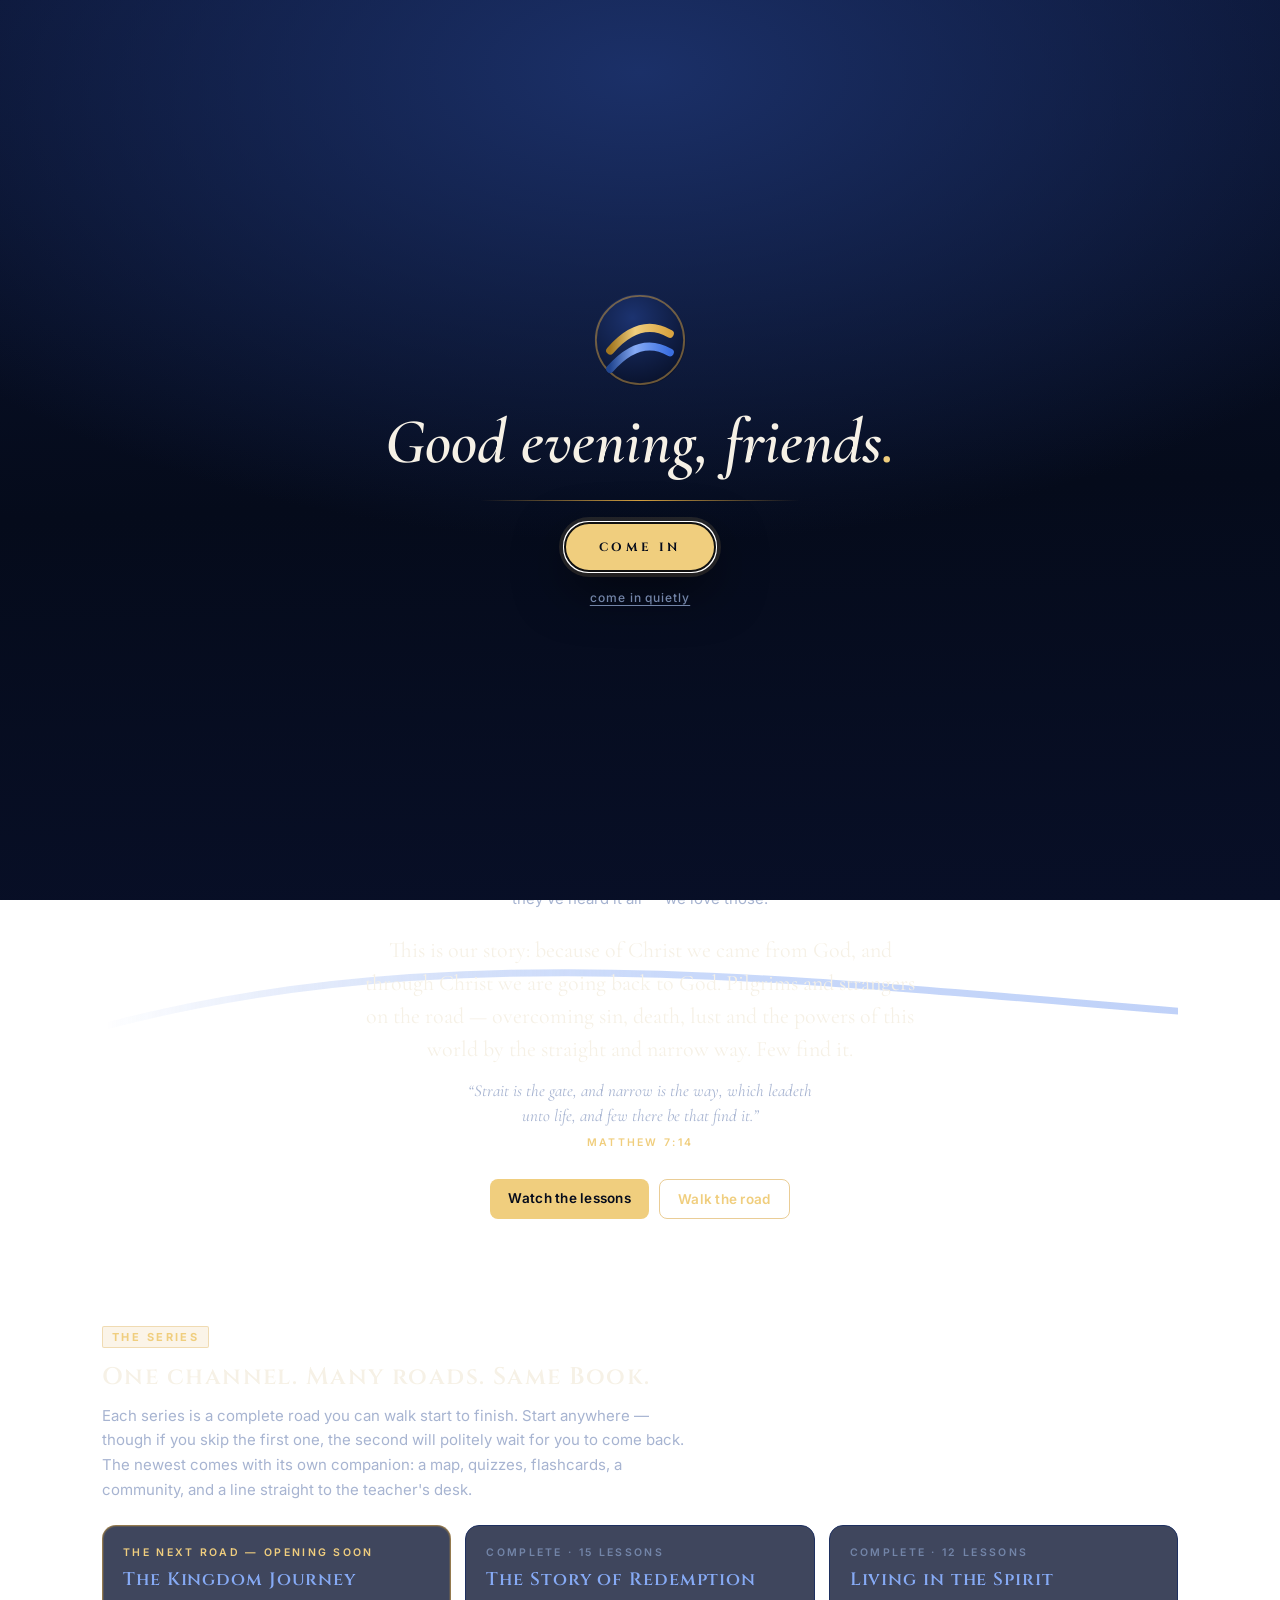
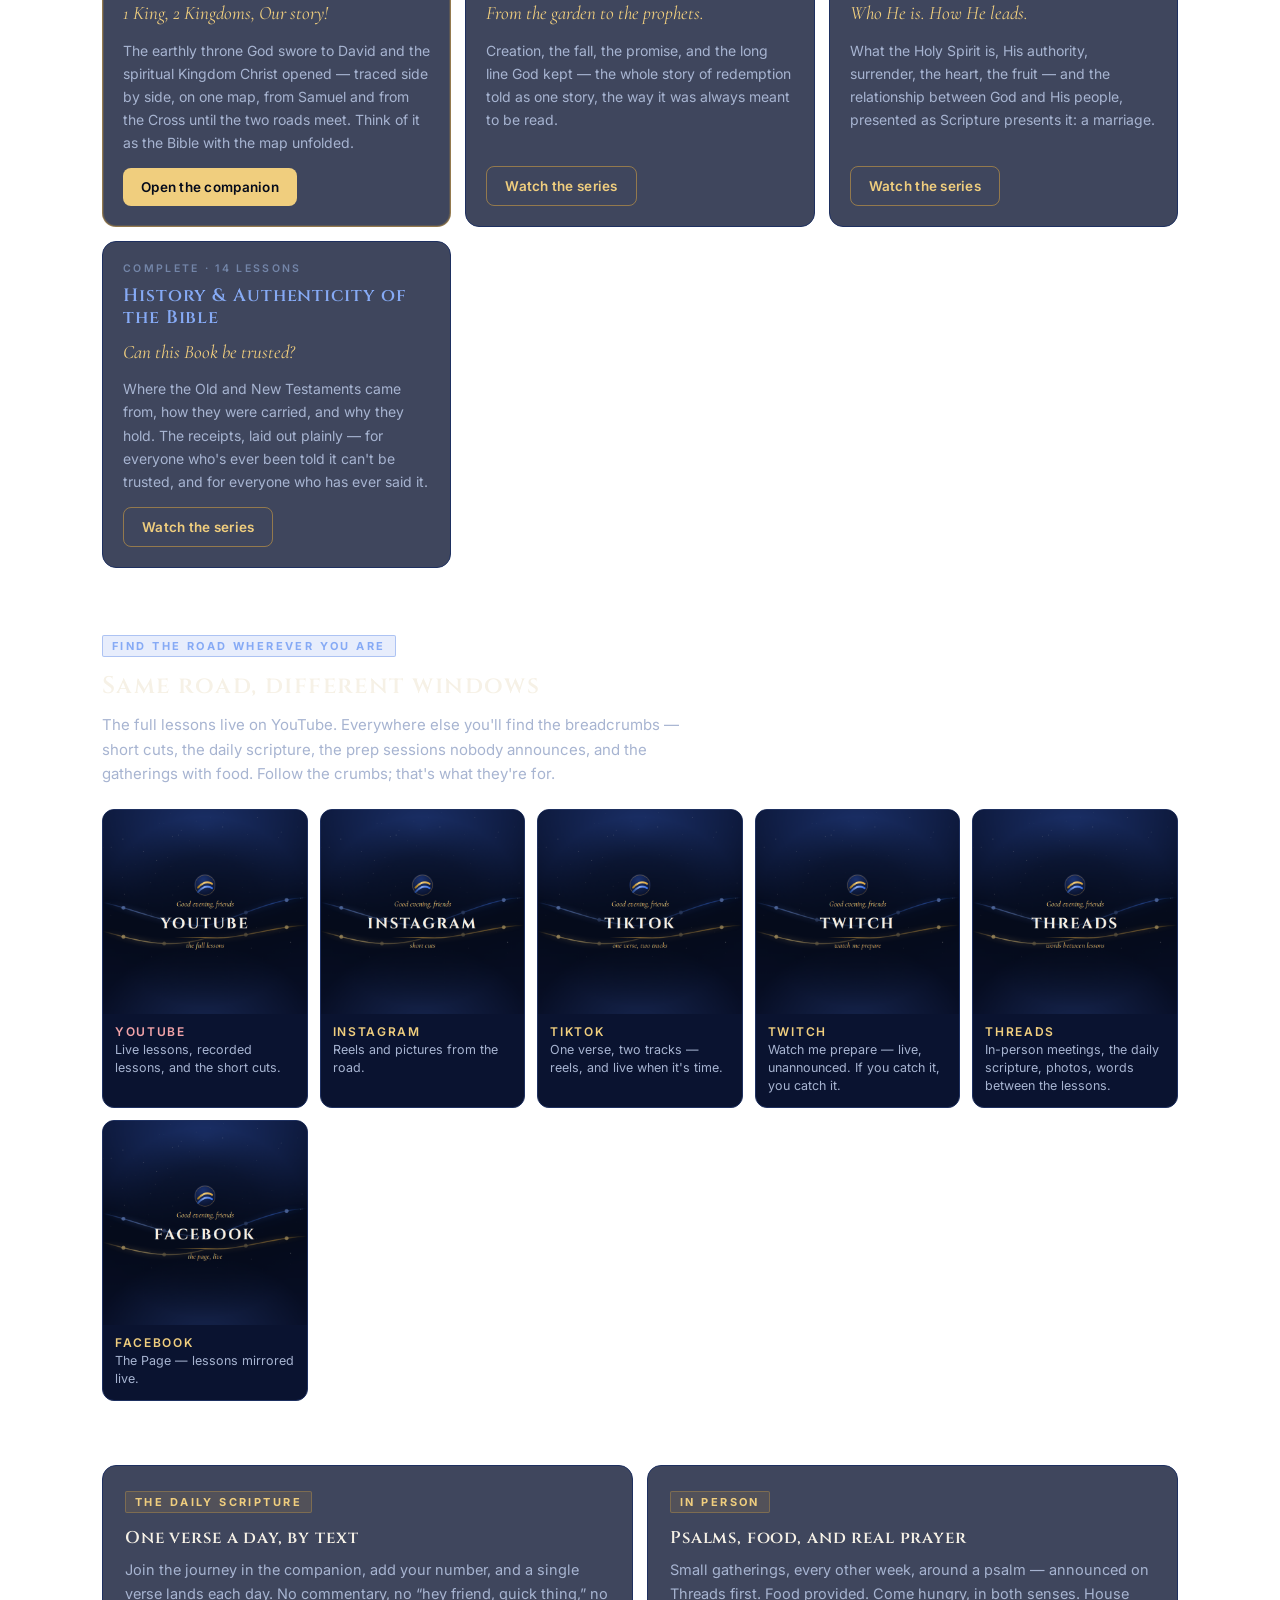
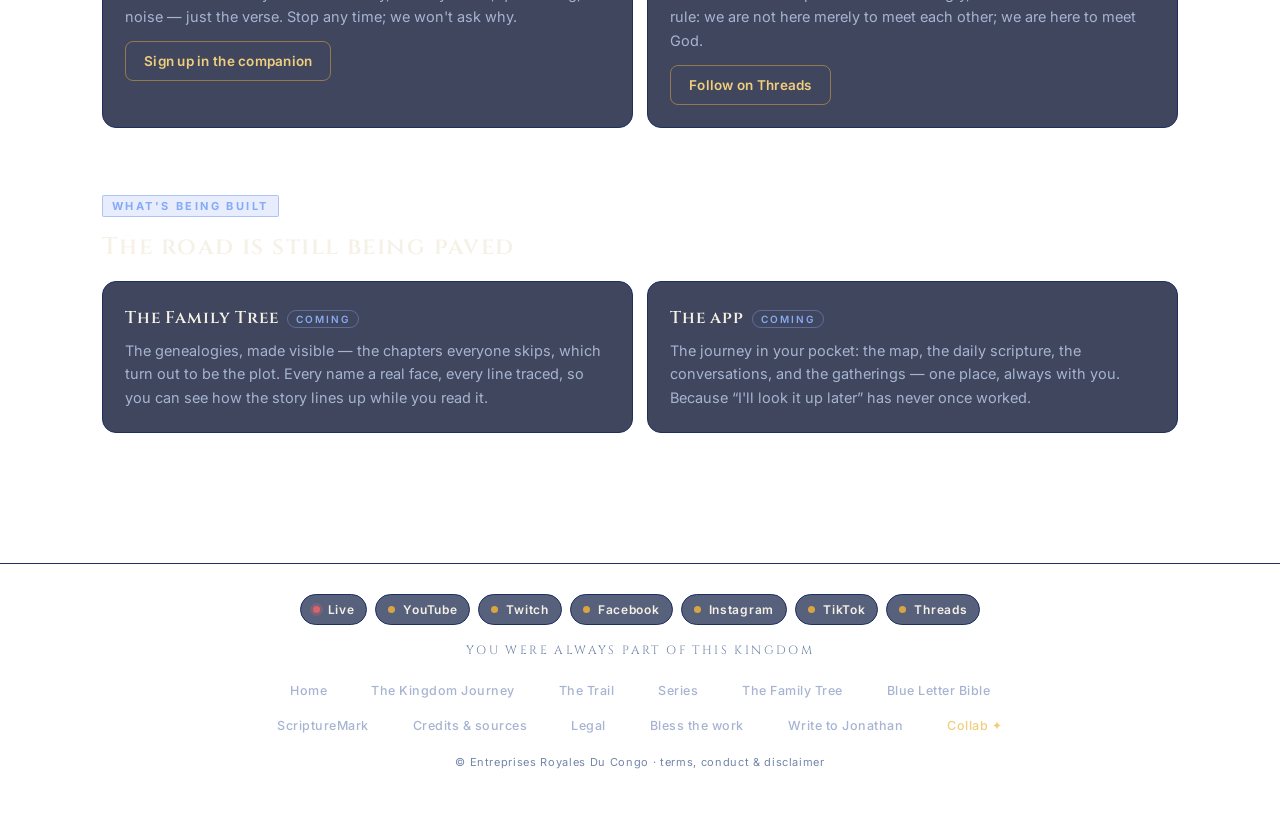
<file: home.html>
<!doctype html>
<html lang="en">
<head>
<meta charset="utf-8">
<meta name="viewport" content="width=device-width, initial-scale=1">
<title>Good evening, friends.</title>
<meta name="description" content="Good evening, friends. A Bible study channel — everything in the Book, from the genealogies everyone skips to the prophecies everyone argues about. Bible study teaching, lesson by lesson — explained so you can check it yourself.">
<meta property="og:type" content="website">
<meta property="og:title" content="Good evening, friends.">
<meta property="og:description" content="A Bible study channel — the whole Book, taught so you can check it yourself. Pilgrims and strangers, walking home.">
<meta property="og:image" content="https://goodeveningfriends.com/assets/og_channel_1200x630.png">
<meta property="og:site_name" content="Good evening, friends.">
<meta name="twitter:card" content="summary_large_image">
<meta name="theme-color" content="#0A1330">
<meta name="robots" content="noindex">
<link rel="icon" type="image/png" sizes="192x192" href="/assets/mark_192.png">
<link rel="apple-touch-icon" href="/assets/mark_192.png">
<link rel="preconnect" href="https://fonts.googleapis.com"><link rel="preconnect" href="https://fonts.gstatic.com" crossorigin>
<link rel="stylesheet" href="https://fonts.googleapis.com/css2?family=Cinzel:wght@400;600;700&family=Cormorant+Garamond:ital,wght@0,400;0,500;0,600;1,400;1,500&family=Inter:wght@400;500;600;700&display=swap">
<style>
:root{--night-900:#050B1B;--night-800:#0A1330;--night-750:#0E1A3C;--night-700:#111E45;--line:#1E3060;--gold-700:#A2761F;--gold-500:#D9A441;--gold-300:#F0CE7E;--blue-700:#21458F;--blue-500:#3B6FE0;--blue-300:#86AAF5;--blue-100:#D3E0FC;--parchment:#F6F1E6;--mist:#A7B4D1;--mist-dim:#7385A8;--stop:#D9636B;
--ff-display:'Cinzel',Georgia,serif;--ff-quote:'Cormorant Garamond',Georgia,serif;--ff-ui:'Inter',system-ui,sans-serif}
*{margin:0;box-sizing:border-box}
html{scroll-behavior:smooth}
body{background:radial-gradient(120% 90% at 50% -10%,#1B3068 0%,transparent 55%),linear-gradient(178deg,#0A1330 0%,#050B1B 60%,#080F27 100%);background-attachment:fixed;color:var(--parchment);font-family:var(--ff-ui);font-size:15.5px;line-height:1.65;min-height:100vh;-webkit-font-smoothing:antialiased}
a{color:var(--blue-300);text-decoration:none}
header{display:flex;align-items:center;justify-content:space-between;gap:14px;padding:12px 22px;border-bottom:1px solid var(--line);position:sticky;top:0;background:rgba(5,11,27,.86);backdrop-filter:blur(8px);z-index:50}
.brand{display:flex;align-items:center;gap:12px}
.brand svg{width:40px;height:40px}
.brand b{font-family:var(--ff-quote);font-style:italic;font-weight:500;font-size:22px;color:var(--gold-300);line-height:1}
.brand span{display:block;font-family:var(--ff-ui);font-size:10.5px;letter-spacing:.24em;text-transform:uppercase;color:var(--mist-dim);margin-top:4px}
nav{display:flex;gap:4px;flex-wrap:wrap}
nav a{color:var(--mist);font:500 13.5px var(--ff-ui);padding:7px 12px;border-radius:8px;border:1px solid transparent}
nav a:hover{color:var(--parchment)}
nav a.cta{color:var(--night-900);background:var(--gold-300);font-weight:600}
.wrap{max-width:1120px;margin:0 auto;padding:0 22px 60px}
.hero{position:relative;text-align:center;padding:70px 10px 40px;overflow:hidden}
.hero .mark{width:104px;height:104px;margin:0 auto 18px}
.hero .greet{font-family:var(--ff-quote);font-style:italic;font-size:clamp(34px,6vw,56px);color:var(--gold-300);line-height:1.05}
.hero h1{font-family:var(--ff-display);font-weight:600;letter-spacing:.16em;text-transform:uppercase;font-size:clamp(13px,2vw,17px);color:var(--mist);margin-top:14px}
.hero p{font-family:var(--ff-quote);font-size:clamp(20px,2.6vw,26px);color:var(--parchment);max-width:36ch;margin:22px auto 0}
.hero .sub{font-family:var(--ff-ui);font-size:15px;color:var(--mist);max-width:56ch;margin:14px auto 0}
.hero .theme{font-family:var(--ff-quote);font-size:clamp(18px,2.2vw,22px);color:var(--parchment);max-width:52ch;margin:22px auto 0;line-height:1.5}
.hero .verse{font-family:var(--ff-quote);font-style:italic;font-size:17px;color:var(--mist);max-width:52ch;margin:12px auto 0;line-height:1.5}
.hero .verse b{display:block;font-family:var(--ff-ui);font-style:normal;font-weight:600;font-size:10.5px;letter-spacing:.22em;text-transform:uppercase;color:var(--gold-300);margin-top:6px}
.sitemap{display:flex;flex-wrap:wrap;justify-content:center;gap:4px 18px;margin:14px auto 0;max-width:860px}
.sitemap a{color:var(--mist);font:500 12.5px var(--ff-ui);letter-spacing:.04em}
.sitemap a:hover{color:var(--gold-300)}
.sitemap a.collab{color:var(--gold-300)}
.owner{margin-top:12px;font-size:11px;letter-spacing:.06em;color:var(--mist-dim)}
.owner a{color:var(--mist-dim)}
.actions{display:flex;gap:10px;justify-content:center;flex-wrap:wrap;margin-top:28px}
.btn{display:inline-block;background:var(--gold-300);color:var(--night-900);font:600 13.5px var(--ff-ui);letter-spacing:.02em;padding:11px 18px;border-radius:8px;transition:background .15s}
.btn:hover{background:var(--gold-500)}
.btn.ghost{background:none;border:1px solid rgba(217,164,65,.55);color:var(--gold-300)}
.btn.ghost:hover{background:rgba(217,164,65,.1)}
.rails{position:absolute;left:0;right:0;top:0;height:100%;z-index:-1;opacity:.8;pointer-events:none}
.rule{height:1px;background:linear-gradient(90deg,transparent,var(--gold-500),transparent);margin:0 auto;width:280px}
section{margin-top:64px}
.sec-n{font:700 11px var(--ff-ui);letter-spacing:.22em;text-transform:uppercase;color:var(--gold-300);background:rgba(217,164,65,.12);border:1px solid rgba(217,164,65,.32);padding:3px 9px;border-radius:2px;display:inline-block}
.sec-n.b{color:var(--blue-300);background:rgba(59,111,224,.12);border-color:rgba(59,111,224,.34)}
h2{font-family:var(--ff-display);font-weight:600;letter-spacing:.06em;font-size:24px;margin:10px 0 6px;text-wrap:balance}
.lede{color:var(--mist);max-width:66ch;margin-bottom:22px;font-size:15px}
.series{display:grid;grid-template-columns:repeat(auto-fit,minmax(260px,1fr));gap:14px}
.card{border:1px solid var(--line);border-radius:14px;background:rgba(10,19,48,.78);padding:20px;display:flex;flex-direction:column;gap:10px;position:relative;overflow:hidden}
.card.now{border-color:rgba(217,164,65,.55);box-shadow:0 0 0 1px rgba(217,164,65,.18) inset}
.card .eyebrow{font:600 10.5px var(--ff-ui);letter-spacing:.22em;text-transform:uppercase;color:var(--mist-dim)}
.card.now .eyebrow{color:var(--gold-300)}
.card h3{font-family:var(--ff-display);font-weight:600;letter-spacing:.05em;font-size:18px;line-height:1.25}
.card .tag{font-family:var(--ff-quote);font-style:italic;font-size:19px;color:var(--gold-300);margin-top:-4px}
.card p{color:var(--mist);font-size:14px;flex:1}
.card .row{display:flex;gap:8px;flex-wrap:wrap;margin-top:4px}
.card .n{font:600 11px var(--ff-ui);letter-spacing:.14em;text-transform:uppercase;color:var(--mist-dim)}
.tiles{display:grid;grid-template-columns:repeat(auto-fit,minmax(170px,1fr));gap:12px}
.tile{display:block;border:1px solid var(--line);border-radius:12px;overflow:hidden;background:var(--night-800);transition:transform .15s,border-color .15s}
.tile:hover{transform:translateY(-2px);border-color:var(--gold-500)}
.tile img{display:block;width:100%;aspect-ratio:1;object-fit:cover}
.tile b{display:block;padding:10px 12px 2px;font:600 12px var(--ff-ui);letter-spacing:.14em;text-transform:uppercase;color:var(--gold-300)}
.tile small{display:block;padding:0 12px 12px;color:var(--mist);font-size:12.5px;line-height:1.45}
.tile.live b{color:#F2A3A8}
.two{display:grid;grid-template-columns:1fr 1fr;gap:14px}
@media(max-width:760px){.two{grid-template-columns:1fr}}
.panel{border:1px solid var(--line);border-radius:14px;background:rgba(10,19,48,.78);padding:22px}
.panel h3{font-family:var(--ff-display);font-weight:600;letter-spacing:.05em;font-size:17px;margin-bottom:6px}
.panel p{color:var(--mist);font-size:14.5px}
.soon{display:inline-block;font:600 10px var(--ff-ui);letter-spacing:.2em;text-transform:uppercase;color:var(--blue-300);border:1px solid rgba(134,170,245,.4);border-radius:100px;padding:2px 8px;margin-left:8px;vertical-align:middle}
footer{margin-top:70px;border-top:1px solid var(--line);padding:30px 22px 44px;text-align:center}
footer .always{font-family:var(--ff-display);letter-spacing:.2em;font-size:12px;color:var(--mist-dim)}
footer .links{margin-top:12px;font-size:12.5px;color:var(--mist-dim)}
footer .links a{color:var(--mist)}
.social{display:flex;gap:8px;flex-wrap:wrap;justify-content:center;margin:0 0 16px}
.social a{display:inline-flex;align-items:center;gap:8px;background:rgba(17,30,69,.7);border:1px solid var(--line);color:var(--parchment);font:600 12px var(--ff-ui);letter-spacing:.06em;padding:7px 12px;border-radius:100px}
.social a i{width:7px;height:7px;border-radius:50%;background:var(--gold-500);display:inline-block}
.social a.live i{background:var(--stop);box-shadow:0 0 0 3px rgba(217,99,107,.25)}
@media(prefers-reduced-motion:reduce){*{transition:none!important}}
@media(max-width:640px){nav a:not(.cta){display:none}}
</style>
<script src="/assets/herald.js?v=1" defer></script>
</head>
<body>
<div id="sitenav" data-here="home"></div>

<div class="wrap">
<div class="hero">
  <svg class="rails" viewBox="0 0 1200 520" preserveAspectRatio="none" xmlns="http://www.w3.org/2000/svg" aria-hidden="true">
    <defs><linearGradient id="rg" x1="0" x2="1"><stop offset="0" stop-color="#D9A441" stop-opacity="0"/><stop offset=".2" stop-color="#F0CE7E"/><stop offset=".8" stop-color="#D9A441"/><stop offset="1" stop-color="#A2761F" stop-opacity="0"/></linearGradient><linearGradient id="rb" x1="0" x2="1"><stop offset="0" stop-color="#3B6FE0" stop-opacity="0"/><stop offset=".2" stop-color="#86AAF5"/><stop offset=".8" stop-color="#3B6FE0"/><stop offset="1" stop-color="#21458F" stop-opacity="0"/></linearGradient></defs>
    <path d="M0 300 C 300 220, 600 380, 1200 260" fill="none" stroke="url(#rg)" stroke-width="3" opacity=".55"/>
    <path d="M0 420 C 300 340, 600 500, 1200 380" fill="none" stroke="url(#rb)" stroke-width="3" opacity=".55"/>
  </svg>
  <div class="mark"><svg viewBox="0 0 74 74" xmlns="http://www.w3.org/2000/svg" aria-hidden="true"><defs><linearGradient id="mg2" x1="0" y1="0" x2="1" y2="0"><stop offset="0%" stop-color="#A2761F"/><stop offset="42%" stop-color="#F0CE7E"/><stop offset="100%" stop-color="#D9A441"/></linearGradient><linearGradient id="mb2" x1="0" y1="0" x2="1" y2="0"><stop offset="0%" stop-color="#21458F"/><stop offset="42%" stop-color="#86AAF5"/><stop offset="100%" stop-color="#3B6FE0"/></linearGradient><radialGradient id="mbg2" cx="42%" cy="26%" r="82%"><stop offset="0%" stop-color="#1C3370"/><stop offset="100%" stop-color="#070F26"/></radialGradient></defs><circle cx="37" cy="37" r="37" fill="url(#mbg2)"/><circle cx="37" cy="37" r="35.5" fill="none" stroke="#D9A441" stroke-width="1.5" opacity=".48"/><path d="M 13 45.5 Q 37 18 61 32" fill="none" stroke="url(#mg2)" stroke-width="6.4" stroke-linecap="round"/><path d="M 13 60.3 Q 37 32.9 61 47" fill="none" stroke="url(#mb2)" stroke-width="6.4" stroke-linecap="round"/></svg></div>
  <div class="greet">Good evening, friends.</div>
  <h1>A Bible study channel — the whole Book</h1>
  <p>This is Bible teaching — the systematic explanation of Scripture, of doctrine, and of how to live it out: not only what is true, but how and why it is true, so that disciples are made and believers grow up. Every lesson is prepared before it's taught: Scripture first, history where it helps, and an honest “unresolved” where the text leaves it open. Yes, even the genealogies. <em>Especially</em> the genealogies.</p>
  <div class="sub">No hype, no shortcuts, no pulpit voice. Just the Book, broken down — how it is true and why — so you can follow it and check it yourself. Bring your Bible, bring your questions, and bring the friend who thinks they've heard it all — we love those.</div>
  <div class="theme">This is our story: because of Christ we came from God, and through Christ we are going back to God. Pilgrims and strangers on the road — overcoming sin, death, lust and the powers of this world by the straight and narrow way. Few find it.</div>
  <div class="verse">“Strait is the gate, and narrow is the way, which leadeth unto life, and few there be that find it.”<b>Matthew 7:14</b></div>
  <div class="actions"><a class="btn" href="https://www.youtube.com/@Goodeveningfriends7" target="_blank" rel="noopener">Watch the lessons</a><a class="btn ghost" href="/kingdom-journey">Walk the road</a></div>
</div>

<section id="series">
  <span class="sec-n">The series</span>
  <h2>One channel. Many roads. Same Book.</h2>
  <p class="lede">Each series is a complete road you can walk start to finish. Start anywhere — though if you skip the first one, the second will politely wait for you to come back. The newest comes with its own companion: a map, quizzes, flashcards, a community, and a line straight to the teacher's desk.</p>
  <div class="series">
    <a class="card now" href="/kingdom-journey"><span class="eyebrow">The next road — opening soon</span><h3>The Kingdom Journey</h3><div class="tag">1 King, 2 Kingdoms, Our story!</div><p>The earthly throne God swore to David and the spiritual Kingdom Christ opened — traced side by side, on one map, from Samuel and from the Cross until the two roads meet. Think of it as the Bible with the map unfolded.</p><div class="row"><span class="btn">Open the companion</span></div></a>
    <a class="card" href="/series#story-of-redemption"><span class="eyebrow">Complete · 15 lessons</span><h3>The Story of Redemption</h3><div class="tag">From the garden to the prophets.</div><p>Creation, the fall, the promise, and the long line God kept — the whole story of redemption told as one story, the way it was always meant to be read.</p><div class="row"><span class="btn ghost">Watch the series</span></div></a>
    <a class="card" href="/series#living-in-the-spirit"><span class="eyebrow">Complete · 12 lessons</span><h3>Living in the Spirit</h3><div class="tag">Who He is. How He leads.</div><p>What the Holy Spirit is, His authority, surrender, the heart, the fruit — and the relationship between God and His people, presented as Scripture presents it: a marriage.</p><div class="row"><span class="btn ghost">Watch the series</span></div></a>
    <a class="card" href="/series#history-and-authenticity"><span class="eyebrow">Complete · 14 lessons</span><h3>History &amp; Authenticity of the Bible</h3><div class="tag">Can this Book be trusted?</div><p>Where the Old and New Testaments came from, how they were carried, and why they hold. The receipts, laid out plainly — for everyone who's ever been told it can't be trusted, and for everyone who has ever said it.</p><div class="row"><span class="btn ghost">Watch the series</span></div></a>
  </div>
</section>

<section id="find">
  <span class="sec-n b">Find the road wherever you are</span>
  <h2>Same road, different windows</h2>
  <p class="lede">The full lessons live on YouTube. Everywhere else you'll find the breadcrumbs — short cuts, the daily scripture, the prep sessions nobody announces, and the gatherings with food. Follow the crumbs; that's what they're for.</p>
  <div class="tiles">
    <a class="tile live" href="https://www.youtube.com/@Goodeveningfriends7" target="_blank" rel="noopener"><img src="/assets/tile_youtube.png" alt="YouTube" loading="lazy"><b>YouTube</b><small>Live lessons, recorded lessons, and the short cuts.</small></a>
    <a class="tile" href="https://www.instagram.com/goodeveningfriends_7/" target="_blank" rel="noopener"><img src="/assets/tile_instagram.png" alt="Instagram" loading="lazy"><b>Instagram</b><small>Reels and pictures from the road.</small></a>
    <a class="tile" href="https://www.tiktok.com/@goodeveningfriend3" target="_blank" rel="noopener"><img src="/assets/tile_tiktok.png" alt="TikTok" loading="lazy"><b>TikTok</b><small>One verse, two tracks — reels, and live when it's time.</small></a>
    <a class="tile" href="https://www.twitch.tv/goodeveningfriends7" target="_blank" rel="noopener"><img src="/assets/tile_twitch.png" alt="Twitch" loading="lazy"><b>Twitch</b><small>Watch me prepare — live, unannounced. If you catch it, you catch it.</small></a>
    <a class="tile" href="https://www.threads.com/@goodeveningfriends_7" target="_blank" rel="noopener"><img src="/assets/tile_threads.png" alt="Threads" loading="lazy"><b>Threads</b><small>In-person meetings, the daily scripture, photos, words between the lessons.</small></a>
    <a class="tile" href="https://www.facebook.com/goodeveningfriends7" target="_blank" rel="noopener"><img src="/assets/tile_facebook.png" alt="Facebook" loading="lazy"><b>Facebook</b><small>The Page — lessons mirrored live.</small></a>
  </div>
</section>

<section>
  <div class="two">
    <div class="panel"><span class="sec-n">The Daily Scripture</span><h3 style="margin-top:10px">One verse a day, by text</h3><p>Join the journey in the companion, add your number, and a single verse lands each day. No commentary, no “hey friend, quick thing,” no noise — just the verse. Stop any time; we won't ask why.</p><p style="margin-top:12px"><a class="btn ghost" href="/kingdom-journey#profile">Sign up in the companion</a></p></div>
    <div class="panel"><span class="sec-n">In person</span><h3 style="margin-top:10px">Psalms, food, and real prayer</h3><p>Small gatherings, every other week, around a psalm — announced on Threads first. Food provided. Come hungry, in both senses. House rule: we are not here merely to meet each other; we are here to meet God.</p><p style="margin-top:12px"><a class="btn ghost" href="https://www.threads.com/@goodeveningfriends_7" target="_blank" rel="noopener">Follow on Threads</a></p></div>
  </div>
</section>

<section>
  <span class="sec-n b">What's being built</span>
  <h2>The road is still being paved</h2>
  <div class="two" style="margin-top:14px">
    <div class="panel"><h3>The Family Tree<span class="soon">coming</span></h3><p>The genealogies, made visible — the chapters everyone skips, which turn out to be the plot. Every name a real face, every line traced, so you can see how the story lines up while you read it.</p></div>
    <div class="panel"><h3>The app<span class="soon">coming</span></h3><p>The journey in your pocket: the map, the daily scripture, the conversations, and the gatherings — one place, always with you. Because “I'll look it up later” has never once worked.</p></div>
  </div>
</section>
</div>

<footer>
  <div class="social"><a class="live" href="https://www.youtube.com/@Goodeveningfriends7/live" target="_blank" rel="noopener"><i></i>Live</a><a href="https://www.youtube.com/@Goodeveningfriends7" target="_blank" rel="noopener"><i></i>YouTube</a><a href="https://www.twitch.tv/goodeveningfriends7" target="_blank" rel="noopener"><i></i>Twitch</a><a href="https://www.facebook.com/goodeveningfriends7" target="_blank" rel="noopener"><i></i>Facebook</a><a href="https://www.instagram.com/goodeveningfriends_7/" target="_blank" rel="noopener"><i></i>Instagram</a><a href="https://www.tiktok.com/@goodeveningfriend3" target="_blank" rel="noopener"><i></i>TikTok</a><a href="https://www.threads.com/@goodeveningfriends_7" target="_blank" rel="noopener"><i></i>Threads</a></div>
  <div class="always">YOU WERE ALWAYS PART OF THIS KINGDOM</div>
  <nav class="sitemap" aria-label="Site map"><a href="/">Home</a><a href="/kingdom-journey">The Kingdom Journey</a><a href="/kingdom-journey#home">The Trail</a><a href="/series">Series</a><a href="/family-tree/">The Family Tree</a><a href="https://www.blueletterbible.org/" target="_blank" rel="noopener">Blue Letter Bible</a><a href="https://www.scripturemark.org/canvas" target="_blank" rel="noopener">ScriptureMark</a><a href="/kingdom-journey#credits">Credits &amp; sources</a><a href="/legal/">Legal</a><a href="/kingdom-journey#bless">Bless the work</a><a href="/kingdom-journey#conversations">Write to Jonathan</a><a class="collab" href="mailto:goodeveningfriends7@gmail.com?subject=Collab%20with%20Good%20evening%2C%20friends">Collab ✦</a></nav>
  <div class="owner">© Entreprises Royales Du Congo · <a href="/legal/">terms, conduct &amp; disclaimer</a></div>
</footer>
<script src="/assets/sitenav.js?v=1" defer></script>
</body>
</html>
</file>
<file: family-tree/tree.css>
:root{--night-900:#050B1B;--night-800:#0A1330;--night-700:#111E45;--line:#1E3060;--gold-700:#A2761F;--gold-500:#D9A441;--gold-300:#F0CE7E;--blue-700:#21458F;--blue-500:#3B6FE0;--blue-300:#86AAF5;--parchment:#F6F1E6;--mist:#A7B4D1;--mist-dim:#7385A8;--stop:#D9636B;
--ff-display:'Cinzel',Georgia,serif;--ff-quote:'Cormorant Garamond',Georgia,serif;--ff-ui:'Inter',system-ui,sans-serif;--sb:340px}
*{margin:0;box-sizing:border-box}
html,body{height:100%}
body{background:#070F26;color:var(--parchment);font-family:var(--ff-ui);font-size:14px;line-height:1.5;-webkit-font-smoothing:antialiased;overflow:hidden;display:flex;flex-direction:column}
a{color:var(--blue-300);text-decoration:none}
.app{flex:1;display:grid;grid-template-columns:1fr var(--sb);min-height:0;position:relative}
body.sb-closed .app{grid-template-columns:1fr 0}
/* the canvas */
.stage{position:relative;min-width:0;background:radial-gradient(120% 90% at 50% -10%,#1B3068 0%,transparent 55%),linear-gradient(178deg,#0A1330 0%,#050B1B 60%,#080F27 100%)}
#tree{width:100%;height:100%;display:block;cursor:grab;touch-action:none}
#tree.dragging{cursor:grabbing}
.hud{position:absolute;left:14px;top:14px;display:flex;gap:8px;align-items:center;flex-wrap:wrap;max-width:calc(100% - 28px)}
.hud .title{font-family:var(--ff-display);font-weight:700;letter-spacing:.14em;font-size:15px;color:var(--parchment);background:rgba(5,11,27,.7);padding:8px 12px;border-radius:10px;border:1px solid var(--line)}
.hud .title i{font-style:normal;color:var(--gold-300)}
.hud .search{position:relative}
.hud input{background:rgba(5,11,27,.8);border:1px solid var(--line);color:var(--parchment);font:500 13px var(--ff-ui);padding:9px 12px;border-radius:10px;width:240px}
.hud input:focus{outline:none;border-color:var(--gold-500)}
#searchOut{position:absolute;left:0;top:calc(100% + 6px);width:300px;background:rgba(10,19,48,.98);border:1px solid var(--line);border-radius:12px;padding:6px;display:flex;flex-direction:column;gap:2px;z-index:5}
#searchOut:empty{display:none}
#searchOut .hit{background:none;border:0;color:var(--parchment);text-align:left;padding:7px 10px;border-radius:8px;cursor:pointer;font:500 13px var(--ff-ui)}
#searchOut .hit small{display:block;color:var(--mist-dim);font-size:11px}
#searchOut .hit:hover{background:rgba(217,164,65,.12)}
#searchOut .none{padding:8px 10px;color:var(--mist-dim);font-size:12.5px}
.ctl{position:absolute;right:14px;top:14px;display:flex;gap:6px;align-items:center}
.ctl button{background:rgba(5,11,27,.8);border:1px solid var(--line);color:var(--mist);font:600 14px var(--ff-ui);width:36px;height:36px;border-radius:10px;cursor:pointer}
.ctl button:hover{color:var(--gold-300);border-color:rgba(217,164,65,.5)}
.ctl #zoomLab{font:600 11px var(--ff-ui);letter-spacing:.08em;color:var(--mist-dim);min-width:40px;text-align:center}
.ctl #sbToggle{width:auto;padding:0 12px;font-size:12px;letter-spacing:.08em}
.legend{position:absolute;left:14px;bottom:14px;display:flex;gap:12px;flex-wrap:wrap;font:500 11px var(--ff-ui);color:var(--mist);background:rgba(5,11,27,.6);padding:7px 10px;border-radius:10px;border:1px solid var(--line)}
.legend i{display:inline-block;width:18px;height:3px;border-radius:2px;vertical-align:middle;margin-right:5px}
.legend .hint{color:var(--mist-dim);letter-spacing:.1em;text-transform:uppercase;font-size:10px;margin-left:6px}
#traceNote{position:absolute;left:50%;bottom:74px;transform:translateX(-50%);background:rgba(217,164,65,.14);border:1px solid rgba(217,164,65,.5);color:var(--parchment);padding:8px 14px;border-radius:10px;font-size:13px;z-index:4}
#traceNote .lnk{background:none;border:0;color:var(--gold-300);cursor:pointer;font:600 12px var(--ff-ui);text-decoration:underline}
/* svg */
.era{fill:#0E1A3C;opacity:.55}.era.e1{fill:#0B1533}
.eralab{font-family:var(--ff-display);font-weight:600;font-size:13px;letter-spacing:3px;fill:#7385A8;text-anchor:middle}
.eraline{stroke:#1E3060;stroke-width:1;stroke-dasharray:4 8;opacity:.6}
.gennum{font-family:var(--ff-ui);font-weight:600;font-size:11px;fill:#4a5a80;text-anchor:end}
.zone rect{fill-opacity:.07;stroke-opacity:.35;stroke-width:1.5;cursor:pointer;transition:fill-opacity .25s}
.zone:hover rect{fill-opacity:.12}
.zone.lit rect{fill-opacity:.18;stroke-opacity:.9;stroke-width:2.5}
.zlab{font-family:var(--ff-display);font-weight:700;font-size:13px;letter-spacing:2.5px;pointer-events:none}
.zsub{font-family:var(--ff-quote);font-style:italic;font-size:13px;fill:#7385A8;pointer-events:none}
.edge{fill:none;stroke:#2E4076;stroke-width:1.8;stroke-linejoin:round;stroke-linecap:round;transition:opacity .25s}
.edge.g{stroke:var(--gold-500);stroke-width:2.6}
.edge.b{stroke:var(--blue-500);stroke-width:2.6}
.edge.gb{stroke:url(#railGB);stroke-width:3}
.edge.u{stroke:#6a3b47;stroke-dasharray:5 5}
.edge.long{stroke-dasharray:3 7;opacity:.6}
.edge.marriage{stroke:#5a6a95;stroke-width:1.2;stroke-dasharray:2 4}
.card{cursor:pointer}
.card .bg{fill:#0E1A3C;stroke:#2A3A6A;stroke-width:1.2;transition:fill .2s,stroke .2s}
.card.g .bg{stroke:var(--gold-500)}.card.b .bg{stroke:var(--blue-500)}.card.g.b .bg{stroke:url(#railGB);stroke-width:1.8}
.card.u .bg{stroke:#6a3b47}
.card:hover .bg,.card.sel .bg{fill:#17264F;stroke:var(--gold-300);filter:url(#glow)}
.card .nm{font-family:var(--ff-quote);font-weight:600;font-size:16px;fill:#F6F1E6;pointer-events:none}
.card .sb{font-family:var(--ff-ui);font-weight:500;font-size:9.5px;letter-spacing:.8px;fill:#7385A8;pointer-events:none}
.card.w .sb{fill:#a89bc8}
.card .rail.g{fill:var(--gold-500)}.card .rail.b{fill:var(--blue-500)}.card .rail.gb{fill:url(#railGB)}
/* the little people: idle bob, blink, and a bounce on hover */
.ava{transform-box:fill-box;transform-origin:50% 100%;animation:bob 3.4s ease-in-out infinite}
.card:hover .ava{animation:bounce .6s ease}
.eye{transform-box:fill-box;transform-origin:50% 50%;animation:blink 5.2s infinite}
@keyframes bob{0%,100%{transform:translateY(0)}50%{transform:translateY(-.8px)}}
@keyframes bounce{0%{transform:scale(1)}30%{transform:scale(1.18) translateY(-3px)}60%{transform:scale(.96)}100%{transform:scale(1)}}
@keyframes blink{0%,92%,100%{transform:scaleY(1)}95%{transform:scaleY(.08)}}
/* trace & tribe views */
body.tracing .card:not(.lit){opacity:.18}
body.tracing .edge:not(.lit){opacity:.12}
body.tracing .edge.lit{stroke:var(--gold-300);stroke-width:3;opacity:1;stroke-dasharray:none;filter:url(#glow)}
body.tracing .card.lit .bg{stroke:var(--gold-300)}
body.tribeview .card:not(.tlit){opacity:.3}
/* sidebar */
.sidebar{border-left:1px solid var(--line);background:rgba(5,11,27,.92);backdrop-filter:blur(8px);display:flex;flex-direction:column;min-height:0;overflow:hidden;transition:width .25s}
.sbtabs{display:flex;border-bottom:1px solid var(--line)}
.sbtab{flex:1;background:none;border:0;color:var(--mist);font:600 11px var(--ff-ui);letter-spacing:.18em;text-transform:uppercase;padding:13px 8px;cursor:pointer;border-bottom:2px solid transparent}
.sbtab.on{color:var(--gold-300);border-bottom-color:var(--gold-500)}
.sbpane{overflow-y:auto;padding:14px;flex:1;min-height:0}
.sbpane h3{font-family:var(--ff-display);font-weight:600;letter-spacing:.08em;font-size:13px;color:var(--mist);margin:10px 0 8px}
.track{display:flex;gap:12px;align-items:center;width:100%;background:rgba(17,30,69,.5);border:1px solid var(--line);border-radius:12px;padding:10px 12px;color:var(--parchment);cursor:pointer;text-align:left;margin-bottom:6px;font-family:var(--ff-ui)}
.track:hover,.track.on{border-color:rgba(217,164,65,.55);background:rgba(217,164,65,.08)}
.track .tn{font:700 12px var(--ff-display);letter-spacing:.1em;color:var(--gold-300);min-width:26px}
.track b{display:block;font-size:14px}
.track small{display:block;color:var(--mist-dim);font-size:11.5px}
#tribes{display:flex;flex-wrap:wrap;gap:6px}
#tribes button{background:rgba(17,30,69,.5);border:1px solid var(--line);color:var(--mist);font:500 12px var(--ff-ui);padding:6px 10px;border-radius:100px;cursor:pointer;border-left:4px solid var(--c)}
#tribes button:hover,#tribes button.on{color:var(--parchment);border-color:var(--c);background:color-mix(in srgb,var(--c) 18%,transparent)}
.sbnote{font-family:var(--ff-quote);font-style:italic;font-size:15px;color:var(--mist);margin-top:14px;line-height:1.5}
.sbnote span{display:block;font-family:var(--ff-ui);font-style:normal;font-size:11px;letter-spacing:.08em;color:var(--blue-300);margin-top:4px}
/* person panel */
.pv{display:flex;gap:12px;align-items:center}
.pvava{width:76px;height:76px;border-radius:50%;background:radial-gradient(circle at 40% 30%,color-mix(in srgb,var(--c) 30%,#0E1A3C),#0A1330);display:flex;align-items:center;justify-content:center;border:1px solid var(--line)}
.pvname{font-family:var(--ff-display);font-weight:600;letter-spacing:.06em;font-size:18px}
.pvmean{font-family:var(--ff-quote);font-style:italic;font-size:16px;color:var(--gold-300)}
.pvrole{font-size:12px;color:var(--mist-dim);letter-spacing:.04em}
.tags{display:flex;gap:6px;flex-wrap:wrap;margin-top:10px}
.tags span{font:600 10px var(--ff-ui);letter-spacing:.12em;text-transform:uppercase;padding:3px 8px;border-radius:100px;border:1px solid var(--line);color:var(--mist)}
.tags span.g{color:var(--gold-300);border-color:rgba(217,164,65,.5)}.tags span.b{color:var(--blue-300);border-color:rgba(134,170,245,.5)}.tags span.u{color:#F2A3A8;border-color:rgba(217,99,107,.5)}
.pvnotes{margin-top:12px;color:var(--parchment);font-size:14px;line-height:1.6}
.life{margin-top:12px;border:1px solid var(--line);border-radius:12px;padding:10px 12px;background:rgba(17,30,69,.4)}
.life b{display:block;font:600 10.5px var(--ff-ui);letter-spacing:.18em;text-transform:uppercase;color:var(--gold-300);margin-bottom:6px}
.life div{display:grid;grid-template-columns:70px 1fr;gap:8px;font-size:13px;padding:3px 0;border-top:1px dashed rgba(30,48,96,.6)}
.life div i{font-style:normal;color:var(--mist-dim);font-size:11.5px;letter-spacing:.06em}
.refs{margin-top:10px;font-size:11.5px;letter-spacing:.04em;color:var(--mist-dim)}
.fam{margin-top:12px}
.fam div{margin-top:6px;font-size:13px}
.fam i{font-style:normal;color:var(--mist-dim);font-size:11px;letter-spacing:.08em;text-transform:uppercase;margin-right:6px}
.lnk{background:none;border:0;color:var(--blue-300);cursor:pointer;font:500 13px var(--ff-ui);padding:2px 6px;border-radius:6px}
.lnk:hover{background:rgba(59,111,224,.15)}
.acts{display:flex;gap:8px;flex-wrap:wrap;margin-top:14px}
.btn{background:var(--gold-300);color:var(--night-900);border:0;font:600 12.5px var(--ff-ui);padding:9px 14px;border-radius:8px;cursor:pointer}
.btn.ghost{background:none;border:1px solid rgba(217,164,65,.55);color:var(--gold-300)}
.empty{color:var(--mist-dim);font-size:13px;padding:20px 4px;text-align:center;font-family:var(--ff-quote);font-style:italic;font-size:16px}
footer{border-top:1px solid var(--line);padding:8px 16px;text-align:center;color:var(--mist-dim);font-size:11px;letter-spacing:.08em}
footer a{color:var(--mist)}
@media(max-width:820px){:root{--sb:280px}.hud input{width:160px}.legend{display:none}}
@media(max-width:600px){.app{grid-template-columns:1fr}.sidebar{position:absolute;right:0;top:0;bottom:0;width:min(86vw,320px);z-index:6}body.sb-closed .sidebar{transform:translateX(100%)}.hud .title{display:none}}
</file>
